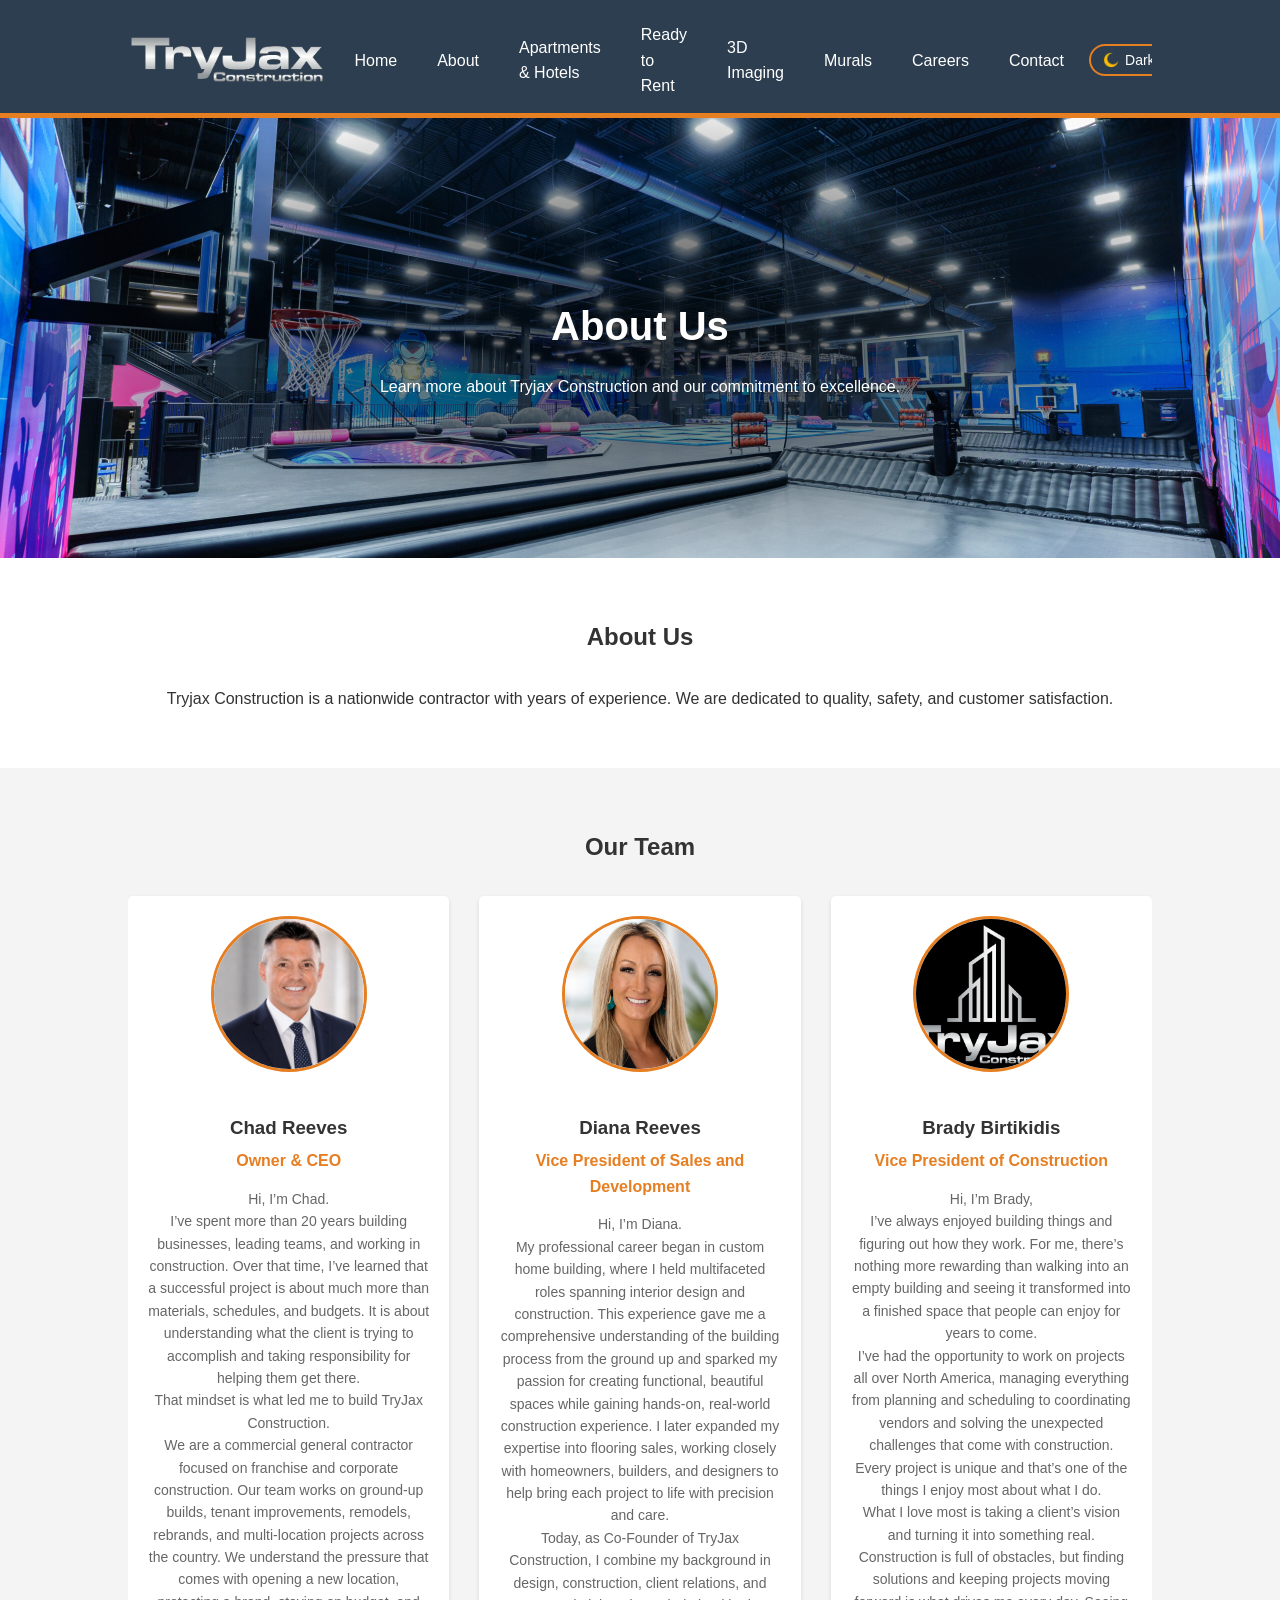
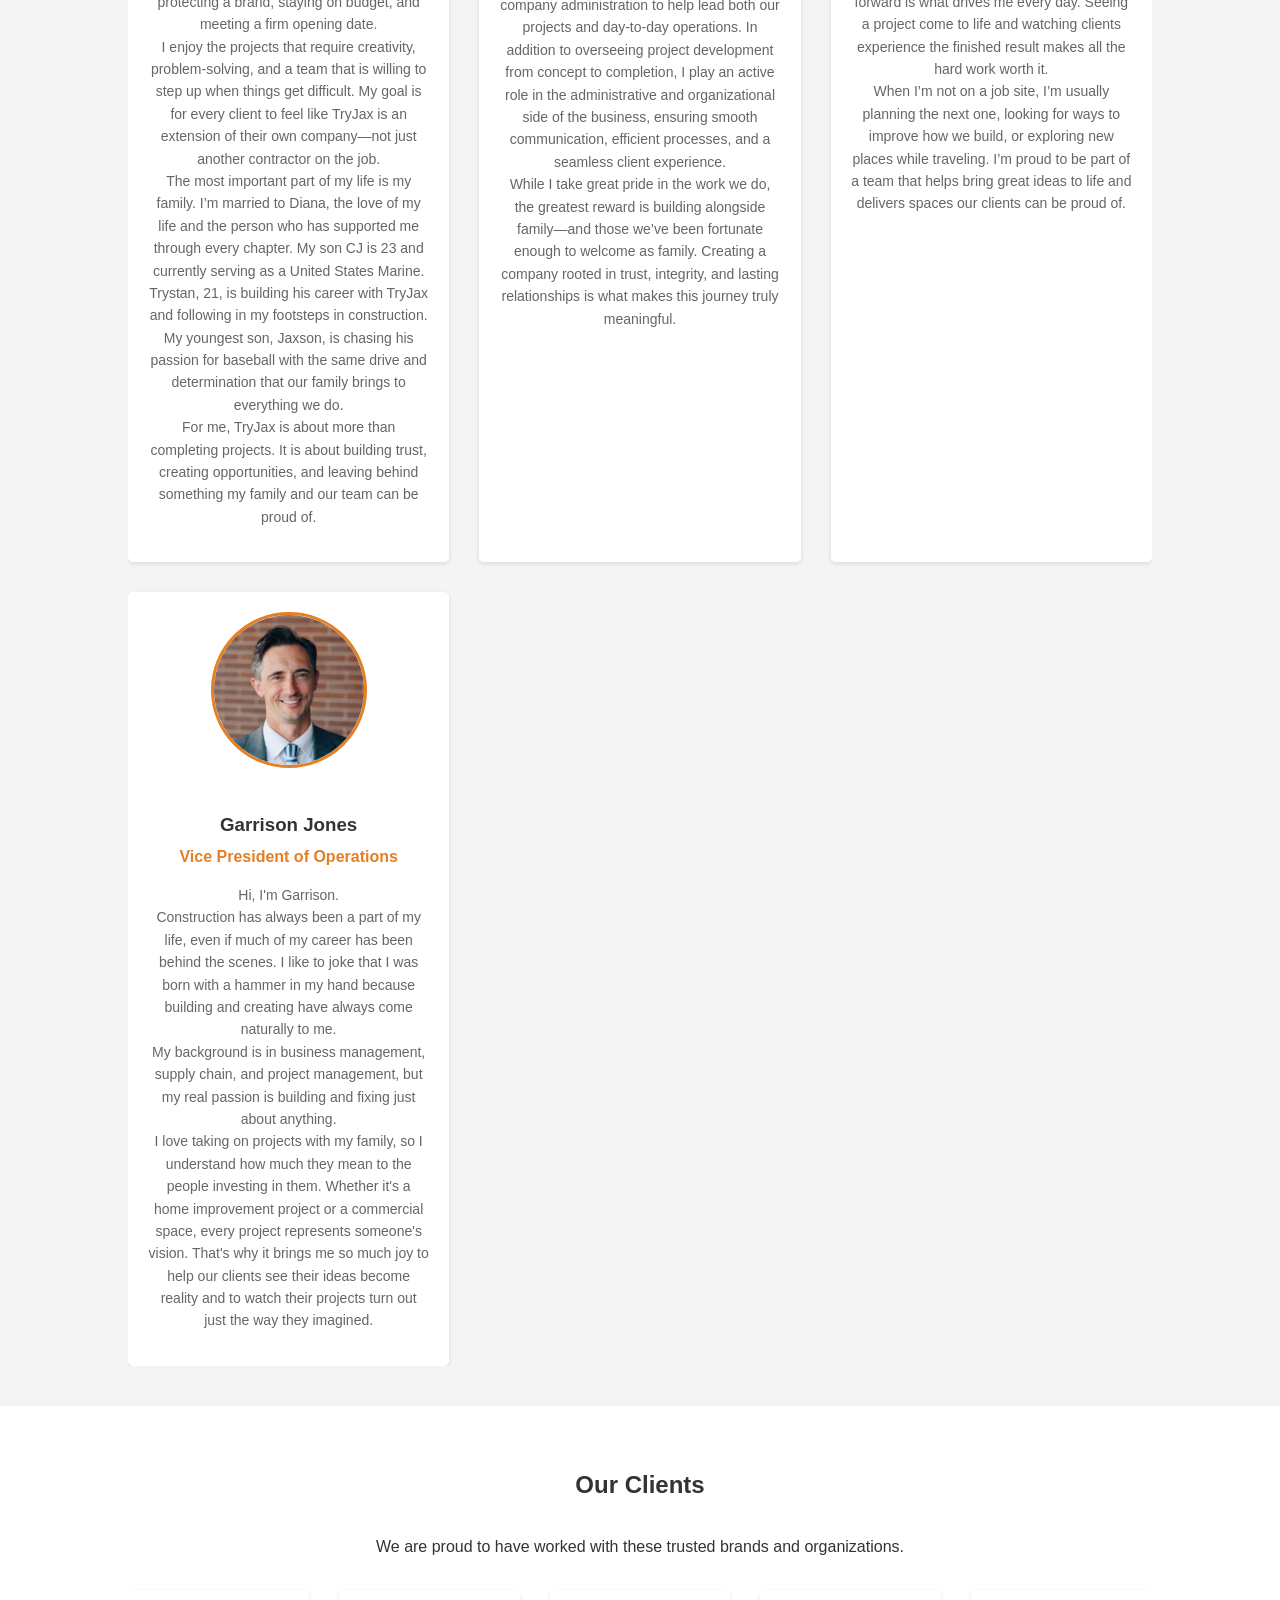
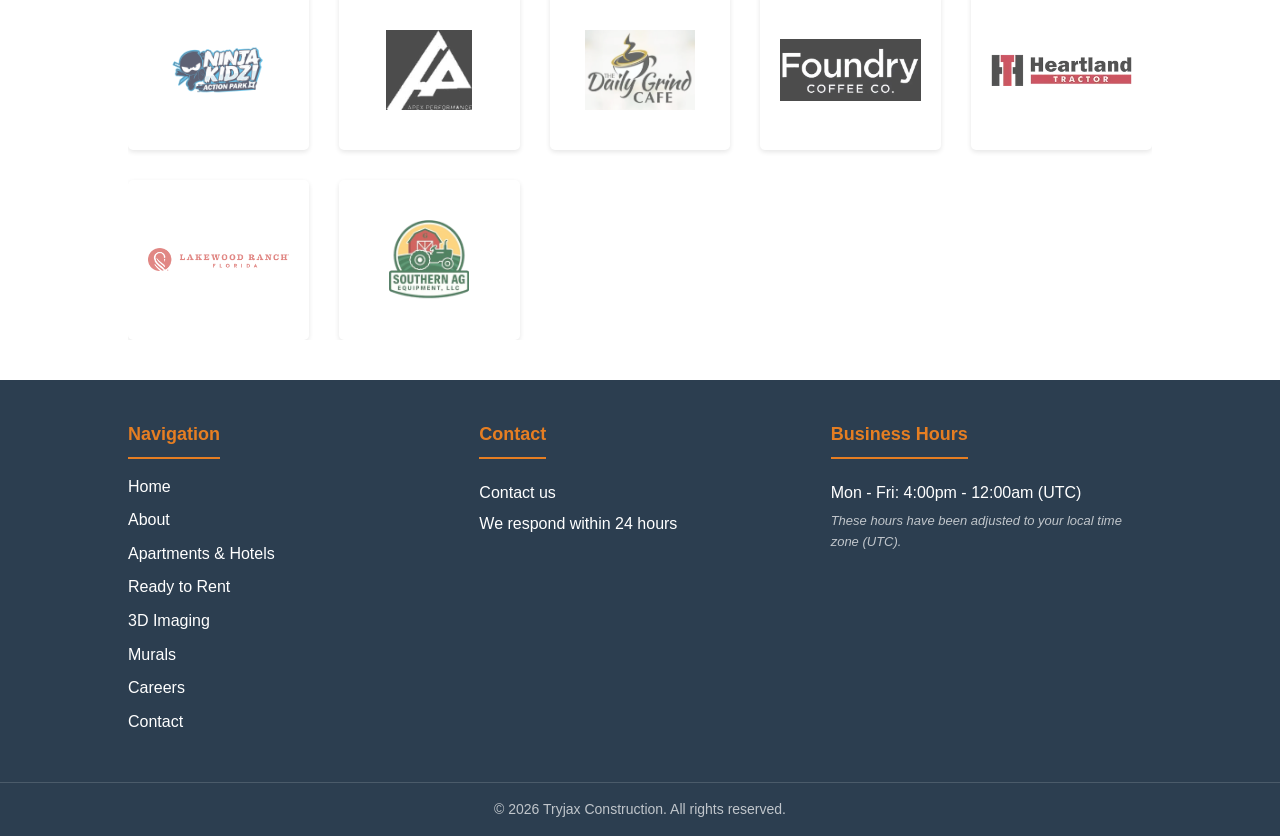
<file: about.html>
<!DOCTYPE html>
<html lang="en">
<head>
    <meta charset="UTF-8">
    <meta name="viewport" content="width=device-width, initial-scale=1.0">
    <title>About Us | Tryjax Construction</title>
    <meta name="description" content="Meet the team behind Tryjax Construction, a nationwide contractor for franchise and commercial projects, from ground-up builds to multi-location rollouts.">
    <link rel="canonical" href="https://www.tryjax.com/about">
    <meta property="og:type" content="website">
    <meta property="og:site_name" content="Tryjax Construction">
    <meta property="og:title" content="About Us | Tryjax Construction">
    <meta property="og:description" content="Meet the team behind Tryjax Construction, a nationwide contractor for franchise and commercial projects, from ground-up builds to multi-location rollouts.">
    <meta property="og:url" content="https://www.tryjax.com/about">
    <meta property="og:image" content="https://www.tryjax.com/Images/hero-bg.jpg">
    <meta property="og:image:alt" content="Tryjax Construction company overview">
    <meta name="twitter:card" content="summary_large_image">
    <meta name="twitter:title" content="About Us | Tryjax Construction">
    <meta name="twitter:description" content="Meet the team behind Tryjax Construction, a nationwide contractor for franchise and commercial projects, from ground-up builds to multi-location rollouts.">
    <meta name="twitter:image" content="https://www.tryjax.com/Images/hero-bg.jpg">
    <link rel="stylesheet" href="style.css">
    <link rel="icon" type="image/png" href="Images/Favicon.png">
    <meta name="theme-color" content="#ffffff" media="(prefers-color-scheme: light)">
    <meta name="theme-color" content="#1a1a2e" media="(prefers-color-scheme: dark)">
    <script src="theme.js"></script>
    <script type="application/ld+json">
{
  "@context": "https://schema.org",
  "@graph": [
    {
      "@type": "WebPage",
      "@id": "https://www.tryjax.com/about#webpage",
      "url": "https://www.tryjax.com/about",
      "name": "About Us | Tryjax Construction",
      "description": "Meet the team behind Tryjax Construction, a nationwide contractor for franchise and commercial projects, from ground-up builds to multi-location rollouts.",
      "isPartOf": { "@id": "https://www.tryjax.com/#website" },
      "about": { "@id": "https://www.tryjax.com/#organization" }
    },
    {
      "@type": "BreadcrumbList",
      "itemListElement": [
        {
          "@type": "ListItem",
          "position": 1,
          "name": "Home",
          "item": "https://www.tryjax.com/"
        },
        {
          "@type": "ListItem",
          "position": 2,
          "name": "About Us",
          "item": "https://www.tryjax.com/about"
        }
      ]
    }
  ]
}
</script>
</head>
<body>
    <header>
        <div class="container">
            <a href="/" class="logo"><img src="Images/LogoText.png" alt="TRYJAX"></a>
            <nav>
                <ul>
                    <li><a href="/">Home</a></li>
                    <li><a href="about">About</a></li>
                    <li><a href="apartments-hotels">Apartments &amp; Hotels</a></li>
                    <li><a href="ready-to-rent">Ready to Rent</a></li>
                    <li><a href="scans">3D Imaging</a></li>
                    <li><a href="mural">Murals</a></li>
                    <li><a href="careers">Careers</a></li>
                    <li><a href="contact">Contact</a></li>
                    <li>
                        <button class="theme-toggle" aria-label="Toggle dark mode">
                            <img class="icon" src="Images/MoonIcon.png" alt="">
                            <span class="label">Dark</span>
                        </button>
                    </li>
                </ul>
            </nav>
        </div>
    </header>

    <!-- Hero Section -->
    <section id="home" class="hero">
        <div class="container">
            <h1>About Us</h1>
            <p>Learn more about Tryjax Construction and our commitment to excellence.</p>
        </div>
    </section>

    <section id="about" class="section">
        <div class="container">
            <h2>About Us</h2>
            <p>Tryjax Construction is a nationwide contractor with years of experience. We are dedicated to quality, safety, and customer satisfaction.</p>
        </div>
    </section>

    <section id="team" class="section bg-light">
        <div class="container">
            <h2>Our Team</h2>
            <div class="team-grid">
                <div class="team-card">
                    <img src="Images/bios/ChadReeves.jpg" alt="Chad Reeves">
                    <h3>Chad Reeves</h3>
                    <p>Owner & CEO</p>
                    <p>Hi, I’m Chad. 
                        <br> I’ve spent more than 20 years building businesses, leading teams, and working in construction. Over that time, I’ve learned that a successful project is about much more than materials, schedules, and budgets. It is about understanding what the client is trying to accomplish and taking responsibility for helping them get there.
                        <br>That mindset is what led me to build TryJax Construction.
                        <br>We are a commercial general contractor focused on franchise and corporate construction. Our team works on ground-up builds, tenant improvements, remodels, rebrands, and multi-location projects across the country. We understand the pressure that comes with opening a new location, protecting a brand, staying on budget, and meeting a firm opening date.
                        <br>I enjoy the projects that require creativity, problem-solving, and a team that is willing to step up when things get difficult. My goal is for every client to feel like TryJax is an extension of their own company—not just another contractor on the job.
                        <br>The most important part of my life is my family. I’m married to Diana, the love of my life and the person who has supported me through every chapter. My son CJ is 23 and currently serving as a United States Marine. Trystan, 21, is building his career with TryJax and following in my footsteps in construction. My youngest son, Jaxson, is chasing his passion for baseball with the same drive and determination that our family brings to everything we do.
                        <br>For me, TryJax is about more than completing projects. It is about building trust, creating opportunities, and leaving behind something my family and our team can be proud of.
                    </p>
                </div>
                <div class="team-card">
                    <img src="Images/bios/Diana.webp" alt="Diana Reeves">
                    <h3>Diana Reeves</h3>
                    <p>Vice President of Sales and Development</p>
                    <p>Hi, I’m Diana.
                        <br>My professional career began in custom home building, where I held multifaceted roles spanning interior design and construction. This experience gave me a comprehensive understanding of the building process from the ground up and sparked my passion for creating functional, beautiful spaces while gaining hands-on, real-world construction experience. I later expanded my expertise into flooring sales, working closely with homeowners, builders, and designers to help bring each project to life with precision and care.
                        <br>Today, as Co-Founder of TryJax Construction, I combine my background in design, construction, client relations, and company administration to help lead both our projects and day-to-day operations. In addition to overseeing project development from concept to completion, I play an active role in the administrative and organizational side of the business, ensuring smooth communication, efficient processes, and a seamless client experience.
                        <br>While I take great pride in the work we do, the greatest reward is building alongside family—and those we’ve been fortunate enough to welcome as family. Creating a company rooted in trust, integrity, and lasting relationships is what makes this journey truly meaningful.</p>
                </div>
                <div class="team-card">
                    <img src="Images/Logo.jpeg" alt="Tryjax logo placeholder for team member photo">
                    <h3>Brady Birtikidis</h3>
                    <p>Vice President of Construction</p>
                    <p>Hi, I’m Brady,
                        <br>I’ve always enjoyed building things and figuring out how they work. For me, there’s nothing more rewarding than walking into an empty building and seeing it transformed into a finished space that people can enjoy for years to come.
                        <br>I’ve had the opportunity to work on projects all over North America, managing everything from planning and scheduling to coordinating vendors and solving the unexpected challenges that come with construction. Every project is unique and that’s one of the things I enjoy most about what I do.
                        <br>What I love most is taking a client’s vision and turning it into something real. Construction is full of obstacles, but finding solutions and keeping projects moving forward is what drives me every day. Seeing a project come to life and watching clients experience the finished result makes all the hard work worth it.
                        <br>When I’m not on a job site, I’m usually planning the next one, looking for ways to improve how we build, or exploring new places while traveling. I’m proud to be part of a team that helps bring great ideas to life and delivers spaces our clients can be proud of.</p>
                </div>
                <div class="team-card">
                    <img src="Images/bios/Garrison.jpeg" alt="Garrison Jones">
                    <h3>Garrison Jones</h3>
                    <p>Vice President of Operations</p>
                    <p>Hi, I'm Garrison.
                        <br>Construction has always been a part of my life, even if much of my career has been behind the scenes. I like to joke that I was born with a hammer in my hand because building and creating have always come naturally to me.
                        <br>My background is in business management, supply chain, and project management, but my real passion is building and fixing just about anything.
                        <br>I love taking on projects with my family, so I understand how much they mean to the people investing in them. Whether it's a home improvement project or a commercial space, every project represents someone's vision. That's why it brings me so much joy to help our clients see their ideas become reality and to watch their projects turn out just the way they imagined.</p>
                </div>
                <!--<div class="team-card">
                    <img src="Images/Logo.jpeg" alt="Team Member">
                    <h3>FUTURE SALES PERSON</h3>
                    <p>Lead Contractor</p>
                    <p>Mike brings years of hands-on experience to every build. He specializes in both residential and commercial projects.</p>
                </div>-->
            </div>
        </div>
    </section>

    <section id="clients" class="section">
        <div class="container">
            <h2>Our Clients</h2>
            <p style="text-align: center; margin-bottom: 30px;">We are proud to have worked with these trusted brands and organizations.</p>
            <div class="clients-grid">
                <div class="client-card">
                    <img src="Images/ninja-kidz-logo-full.webp" alt="Ninja Kidz">
                </div>
                <div class="client-card">
                    <img src="Images/logos/apexgym.webp" alt="Apex Gym">
                </div>
                <div class="client-card">
                    <img src="Images/logos/DailyGrind.webp" alt="Daily Grind">
                </div>
                <div class="client-card">
                    <img src="Images/logos/FoundryCoffee.webp" alt="Foundry Coffee">
                </div>
                <div class="client-card">
                    <img src="Images/logos/HeartlandTractor.webp" alt="Heartland Tractor">
                </div>
                <div class="client-card">
                    <img src="Images/logos/LakewoodRanch.png" alt="Lakewood Ranch">
                </div>
                <div class="client-card">
                    <img src="Images/logos/SouthernAG.webp" alt="Southern Ag">
                </div>
            </div>
        </div>
    </section>

    <footer>
        <div class="container">
            <div class="footer-grid">
                <div class="footer-column">
                    <h3>Navigation</h3>
                    <ul>
                        <li><a href="/">Home</a></li>
                        <li><a href="about">About</a></li>
                        <li><a href="apartments-hotels">Apartments &amp; Hotels</a></li>
                        <li><a href="ready-to-rent">Ready to Rent</a></li>
                        <li><a href="scans">3D Imaging</a></li>
                        <li><a href="mural">Murals</a></li>
                        <li><a href="careers">Careers</a></li>
                        <li><a href="contact">Contact</a></li>
                    </ul>
                </div>
                <div class="footer-column">
                    <h3>Contact</h3>
                    <p><a href="contact">Contact us</a></p>
                    <p>We respond within 24 hours</p>
                </div>
                <div class="footer-column">
                    <h3>Business Hours</h3>
                    <p id="footer-business-hours"></p>
                    <p id="footer-business-hours-note" class="hours-note"></p>
                </div>
            </div>
        </div>
        <div class="footer-bottom">
            <div class="container">
                <p>&copy; 2026 Tryjax Construction. All rights reserved.</p>
            </div>
        </div>
    </footer>
    <script src="hours.js"></script>
</body>
</html>
</file>
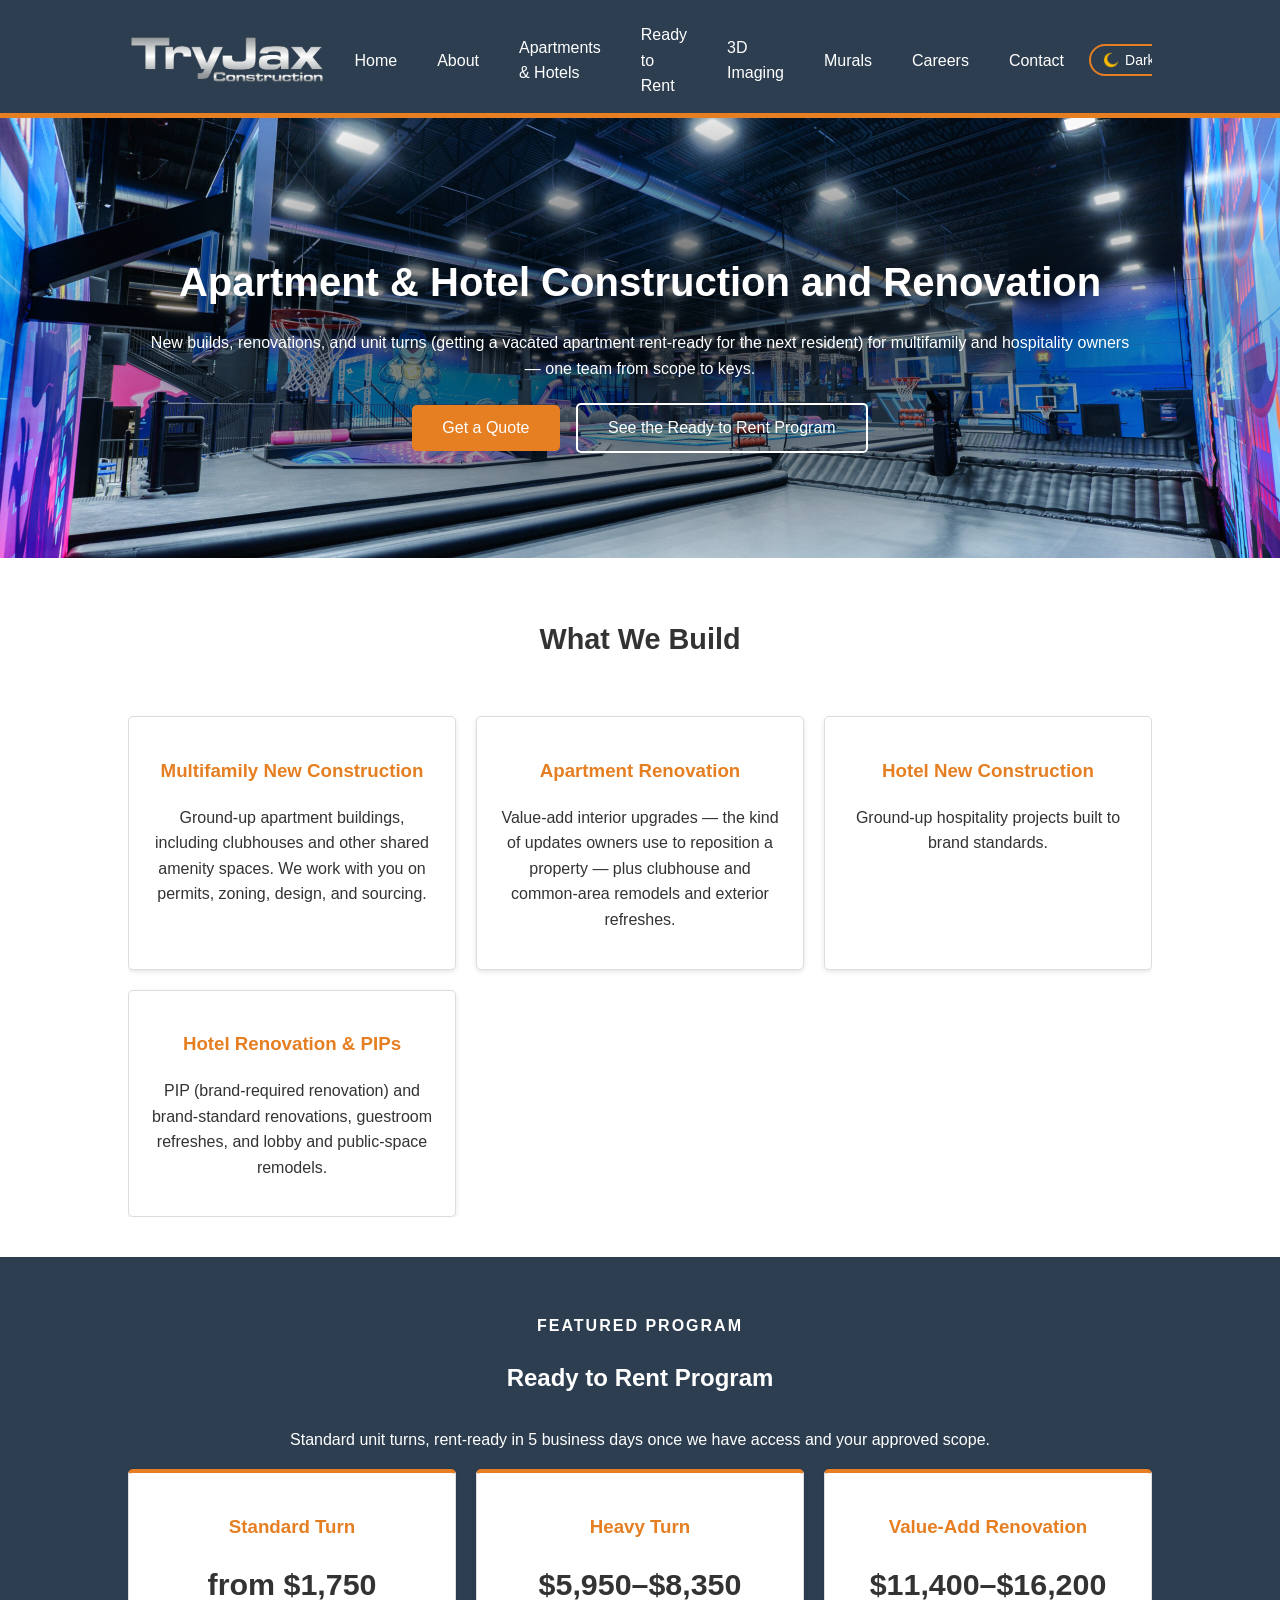
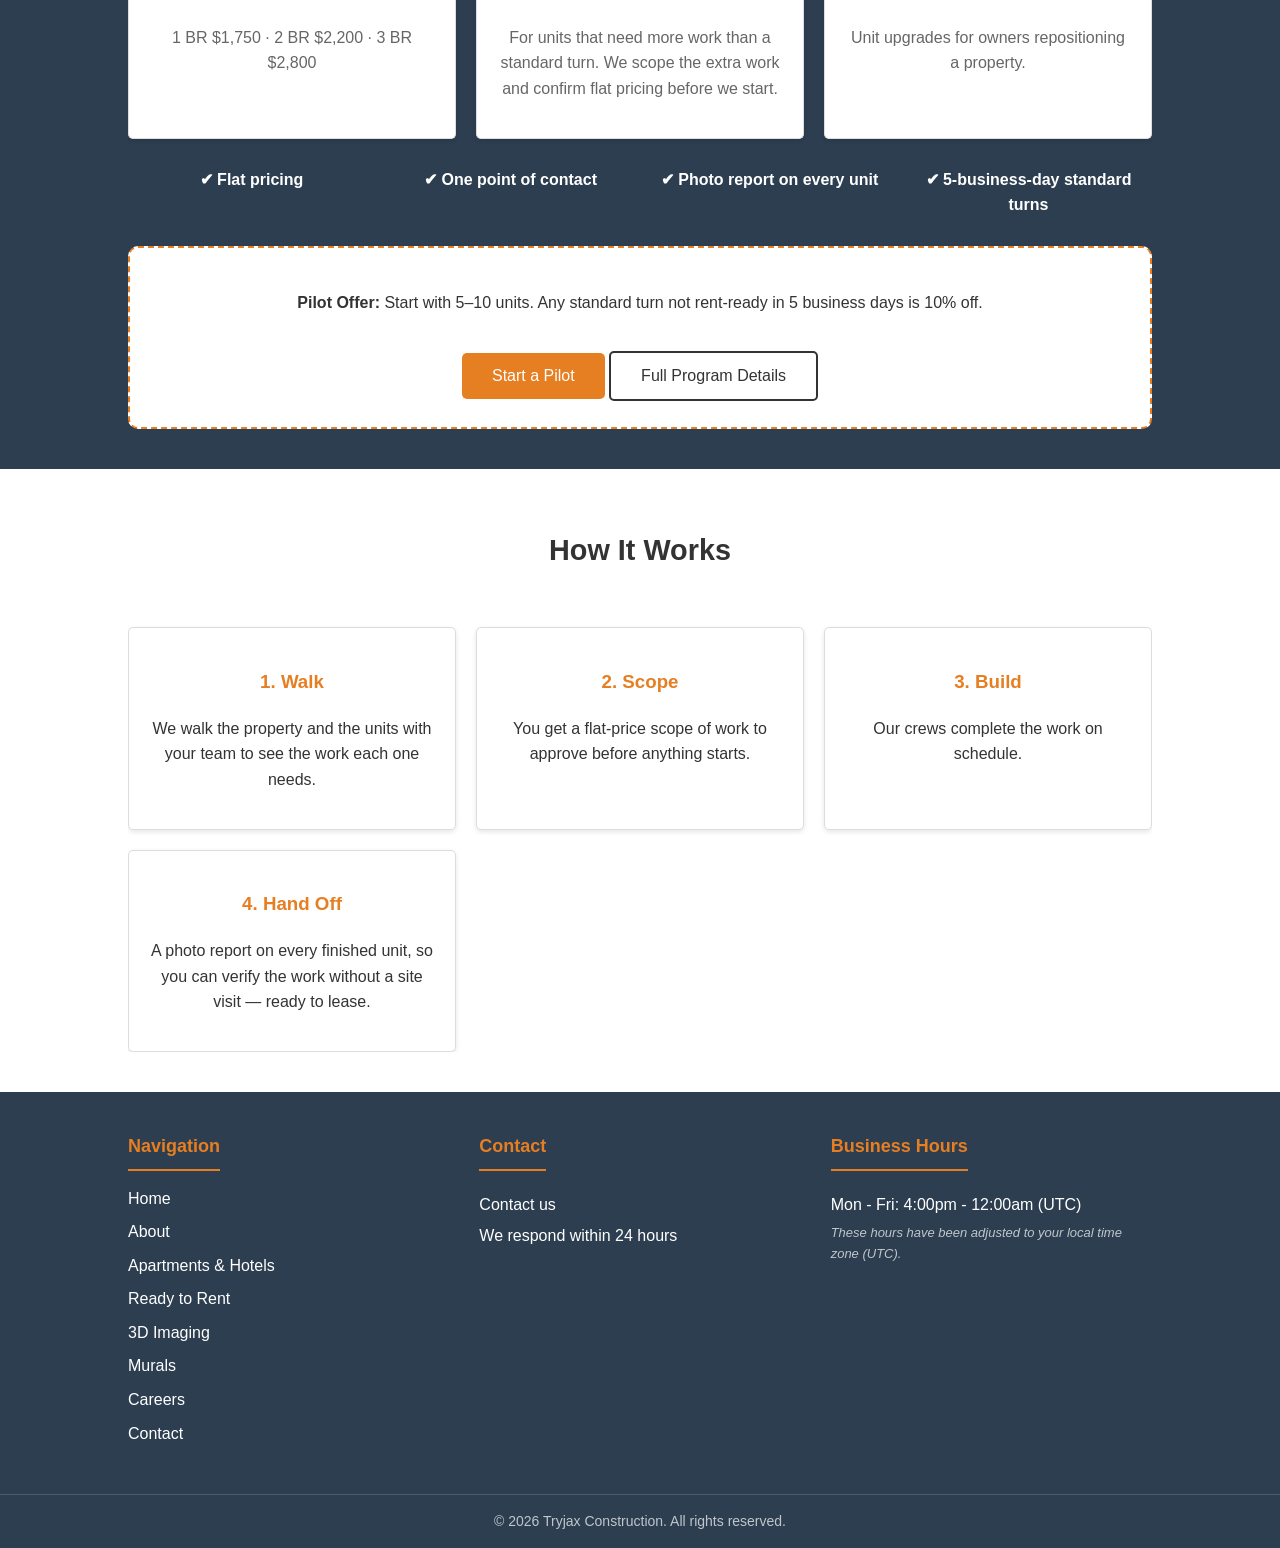
<file: apartments-hotels.html>
<!DOCTYPE html>
<html lang="en">
<head>
    <meta charset="UTF-8">
    <meta name="viewport" content="width=device-width, initial-scale=1.0">
    <title>Apartment & Hotel Construction and Renovation | Tryjax Construction</title>
    <meta name="description" content="Tryjax builds and renovates apartments and hotels: multifamily new construction, apartment renovations, hotel builds, PIP and brand-standard renovations, plus the Ready to Rent unit turn program.">
    <link rel="canonical" href="https://www.tryjax.com/apartments-hotels">
    <meta property="og:type" content="website">
    <meta property="og:site_name" content="Tryjax Construction">
    <meta property="og:title" content="Apartment & Hotel Construction and Renovation | Tryjax Construction">
    <meta property="og:description" content="Tryjax builds and renovates apartments and hotels: multifamily new construction, apartment renovations, hotel builds, PIP and brand-standard renovations, plus the Ready to Rent unit turn program.">
    <meta property="og:url" content="https://www.tryjax.com/apartments-hotels">
    <meta property="og:image" content="https://www.tryjax.com/Images/ApartmentBuildingTryjax.webp">
    <meta property="og:image:alt" content="Multifamily apartment building built by Tryjax Construction">
    <meta name="twitter:card" content="summary_large_image">
    <meta name="twitter:title" content="Apartment & Hotel Construction and Renovation | Tryjax Construction">
    <meta name="twitter:description" content="Tryjax builds and renovates apartments and hotels: multifamily new construction, apartment renovations, hotel builds, PIP and brand-standard renovations, plus the Ready to Rent unit turn program.">
    <meta name="twitter:image" content="https://www.tryjax.com/Images/ApartmentBuildingTryjax.webp">
    <link rel="stylesheet" href="style.css">
    <link rel="icon" type="image/png" href="Images/Favicon.png">
    <meta name="theme-color" content="#ffffff" media="(prefers-color-scheme: light)">
    <meta name="theme-color" content="#1a1a2e" media="(prefers-color-scheme: dark)">
    <script src="theme.js"></script>
    <script type="application/ld+json">
{
  "@context": "https://schema.org",
  "@graph": [
    {
      "@type": "Service",
      "@id": "https://www.tryjax.com/apartments-hotels#service",
      "name": "Apartment & Hotel Construction and Renovation",
      "serviceType": "Multifamily and hotel construction, renovation, and unit turnover",
      "url": "https://www.tryjax.com/apartments-hotels",
      "description": "Tryjax builds and renovates apartments and hotels: multifamily new construction, apartment renovations, hotel builds, PIP and brand-standard renovations, plus the Ready to Rent unit turn program.",
      "provider": {
        "@type": "Organization",
        "name": "Tryjax Construction",
        "url": "https://www.tryjax.com/"
      },
      "areaServed": { "@type": "Country", "name": "United States" }
    },
    {
      "@type": "WebPage",
      "@id": "https://www.tryjax.com/apartments-hotels#webpage",
      "url": "https://www.tryjax.com/apartments-hotels",
      "name": "Apartment & Hotel Construction and Renovation | Tryjax Construction",
      "description": "Tryjax builds and renovates apartments and hotels: multifamily new construction, apartment renovations, hotel builds, PIP and brand-standard renovations, plus the Ready to Rent unit turn program.",
      "isPartOf": { "@id": "https://www.tryjax.com/#website" },
      "about": { "@id": "https://www.tryjax.com/apartments-hotels#service" }
    },
    {
      "@type": "BreadcrumbList",
      "itemListElement": [
        { "@type": "ListItem", "position": 1, "name": "Home", "item": "https://www.tryjax.com/" },
        { "@type": "ListItem", "position": 2, "name": "Apartments & Hotels", "item": "https://www.tryjax.com/apartments-hotels" }
      ]
    }
  ]
}
    </script>
</head>

<body>
    <header>
        <div class="container">
            <a href="/" class="logo"><img src="Images/LogoText.png" alt="TRYJAX"></a>
            <nav>
                <ul>
                    <li><a href="/">Home</a></li>
                    <li><a href="about">About</a></li>
                    <li><a href="apartments-hotels">Apartments &amp; Hotels</a></li>
                    <li><a href="ready-to-rent">Ready to Rent</a></li>
                    <li><a href="scans">3D Imaging</a></li>
                    <li><a href="mural">Murals</a></li>
                    <li><a href="careers">Careers</a></li>
                    <li><a href="contact">Contact</a></li>
                    <li>
                        <button class="theme-toggle" aria-label="Toggle dark mode">
                            <img class="icon" src="Images/MoonIcon.png" alt="">
                            <span class="label">Dark</span>
                        </button>
                    </li>
                </ul>
            </nav>
        </div>
    </header>

    <section id="home" class="hero">
        <div class="container">
            <h1>Apartment & Hotel Construction and Renovation</h1>
            <p>New builds, renovations, and unit turns (getting a vacated apartment rent-ready for the next resident) for multifamily and hospitality owners &mdash; one team from scope to keys.</p>
            <a href="contact" class="btn">Get a Quote</a> <a href="ready-to-rent" class="btn btn-ghost">See the Ready to Rent Program</a>
        </div>
    </section>

    <section id="services" class="section">
        <div class="container">
            <h2 class="section-title">What We Build</h2>
            <div class="services-grid">
                <div class="service-card">
                    <h3>Multifamily New Construction</h3>
                    <p>Ground-up apartment buildings, including clubhouses and other shared amenity spaces. We work with you on permits, zoning, design, and sourcing.</p>
                </div>
                <div class="service-card">
                    <h3>Apartment Renovation</h3>
                    <p>Value-add interior upgrades &mdash; the kind of updates owners use to reposition a property &mdash; plus clubhouse and common-area remodels and exterior refreshes.</p>
                </div>
                <div class="service-card">
                    <h3>Hotel New Construction</h3>
                    <p>Ground-up hospitality projects built to brand standards.</p>
                </div>
                <div class="service-card">
                    <h3>Hotel Renovation & PIPs</h3>
                    <p>PIP (brand-required renovation) and brand-standard renovations, guestroom refreshes, and lobby and public-space remodels.</p>
                </div>
            </div>
        </div>
    </section>

    <section id="rtr" class="section rtr-band">
        <div class="container">
            <p class="eyebrow">Featured Program</p>
            <h2>Ready to Rent Program</h2>
            <p>Standard unit turns, rent-ready in 5 business days once we have access and your approved scope.</p>
            <div class="services-grid">
                <div class="service-card">
                    <h3>Standard Turn</h3>
                    <div class="price">from $1,750</div>
                    <p>1 BR $1,750 &middot; 2 BR $2,200 &middot; 3 BR $2,800</p>
                </div>
                <div class="service-card">
                    <h3>Heavy Turn</h3>
                    <div class="price">$5,950&ndash;$8,350</div>
                    <p>For units that need more work than a standard turn. We scope the extra work and confirm flat pricing before we start.</p>
                </div>
                <div class="service-card">
                    <h3>Value-Add Renovation</h3>
                    <div class="price">$11,400&ndash;$16,200</div>
                    <p>Unit upgrades for owners repositioning a property.</p>
                </div>
            </div>
            <div class="checks">
                <div>&#10004; Flat pricing</div>
                <div>&#10004; One point of contact</div>
                <div>&#10004; Photo report on every unit</div>
                <div>&#10004; 5-business-day standard turns</div>
            </div>
            <div class="offer">
                <p><strong>Pilot Offer:</strong> Start with 5&ndash;10 units. Any standard turn not rent-ready in 5 business days is 10% off.</p>
                <a href="contact" class="btn">Start a Pilot</a>
                <a href="ready-to-rent" class="btn btn-ghost">Full Program Details</a>
            </div>
        </div>
    </section>

    <section id="process" class="section">
        <div class="container">
            <h2 class="section-title">How It Works</h2>
            <div class="services-grid">
                <div class="service-card">
                    <h3>1. Walk</h3>
                    <p>We walk the property and the units with your team to see the work each one needs.</p>
                </div>
                <div class="service-card">
                    <h3>2. Scope</h3>
                    <p>You get a flat-price scope of work to approve before anything starts.</p>
                </div>
                <div class="service-card">
                    <h3>3. Build</h3>
                    <p>Our crews complete the work on schedule.</p>
                </div>
                <div class="service-card">
                    <h3>4. Hand Off</h3>
                    <p>A photo report on every finished unit, so you can verify the work without a site visit &mdash; ready to lease.</p>
                </div>
            </div>
        </div>
    </section>


    <footer>
        <div class="container">
            <div class="footer-grid">
                <div class="footer-column">
                    <h3>Navigation</h3>
                    <ul>
                        <li><a href="/">Home</a></li>
                        <li><a href="about">About</a></li>
                        <li><a href="apartments-hotels">Apartments &amp; Hotels</a></li>
                        <li><a href="ready-to-rent">Ready to Rent</a></li>
                        <li><a href="scans">3D Imaging</a></li>
                        <li><a href="mural">Murals</a></li>
                        <li><a href="careers">Careers</a></li>
                        <li><a href="contact">Contact</a></li>
                    </ul>
                </div>

                <div class="footer-column">
                    <h3>Contact</h3>
                    <p><a href="contact">Contact us</a></p>
                    <p>We respond within 24 hours</p>
                </div>

                <div class="footer-column">
                    <h3>Business Hours</h3>
                    <p id="footer-business-hours"></p>
                    <p id="footer-business-hours-note" class="hours-note"></p>
                </div>
            </div>
        </div>
        <div class="footer-bottom">
            <div class="container">
                <p>&copy; 2026 Tryjax Construction. All rights reserved.</p>
            </div>
        </div>
    </footer>
    <script src="hours.js"></script>
</body>
</html>
</file>
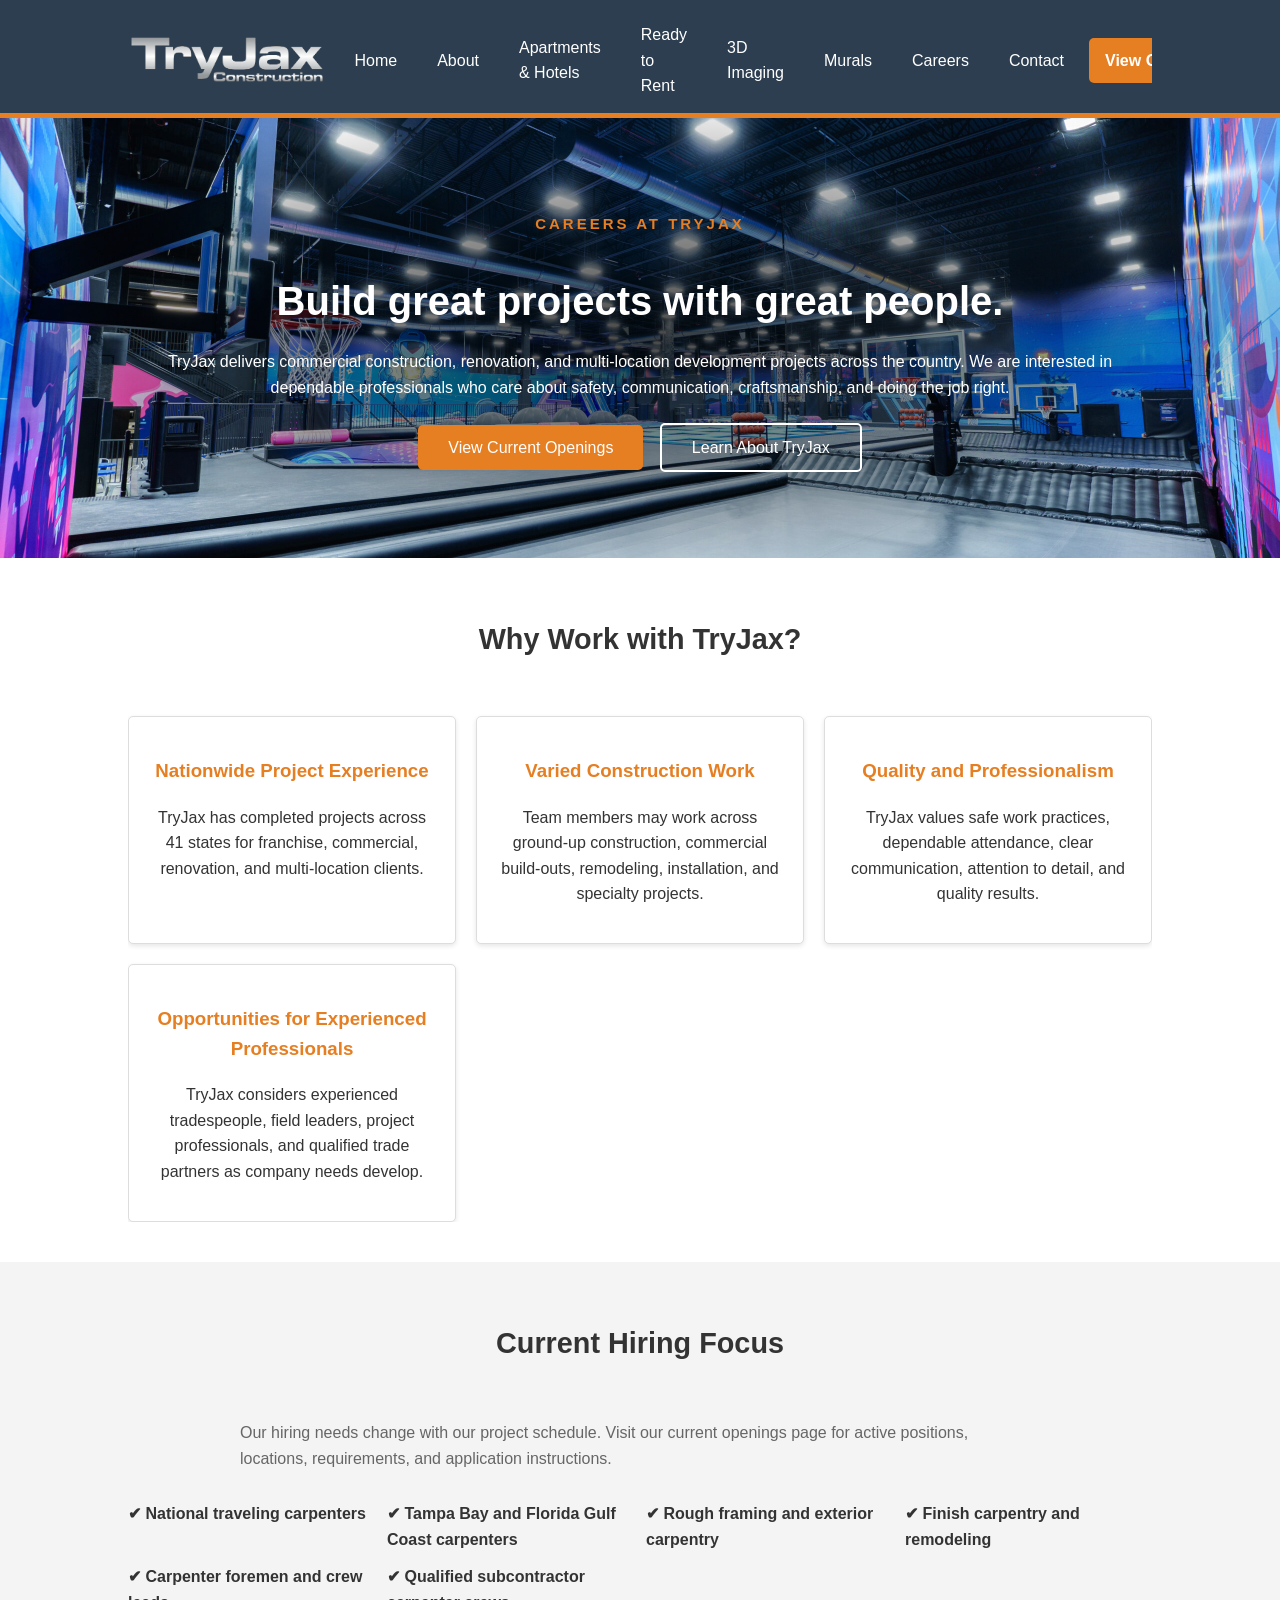
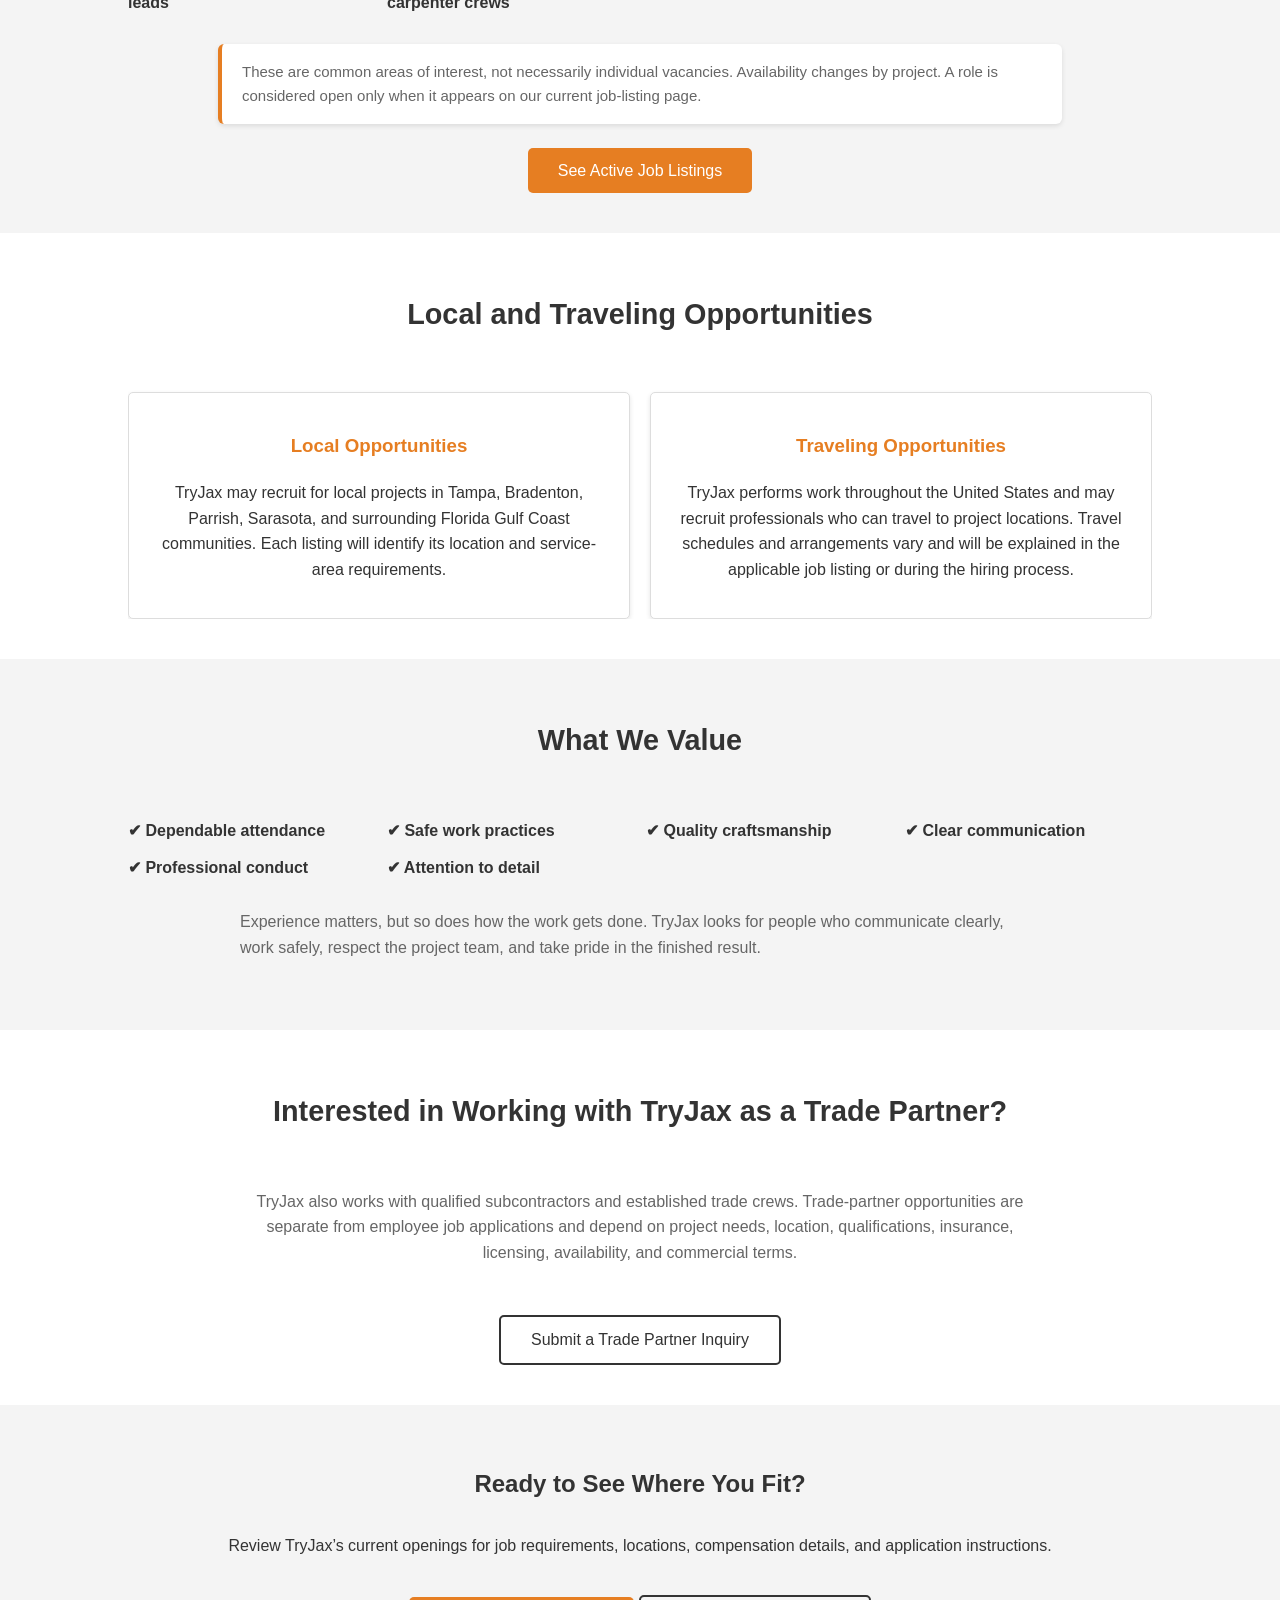
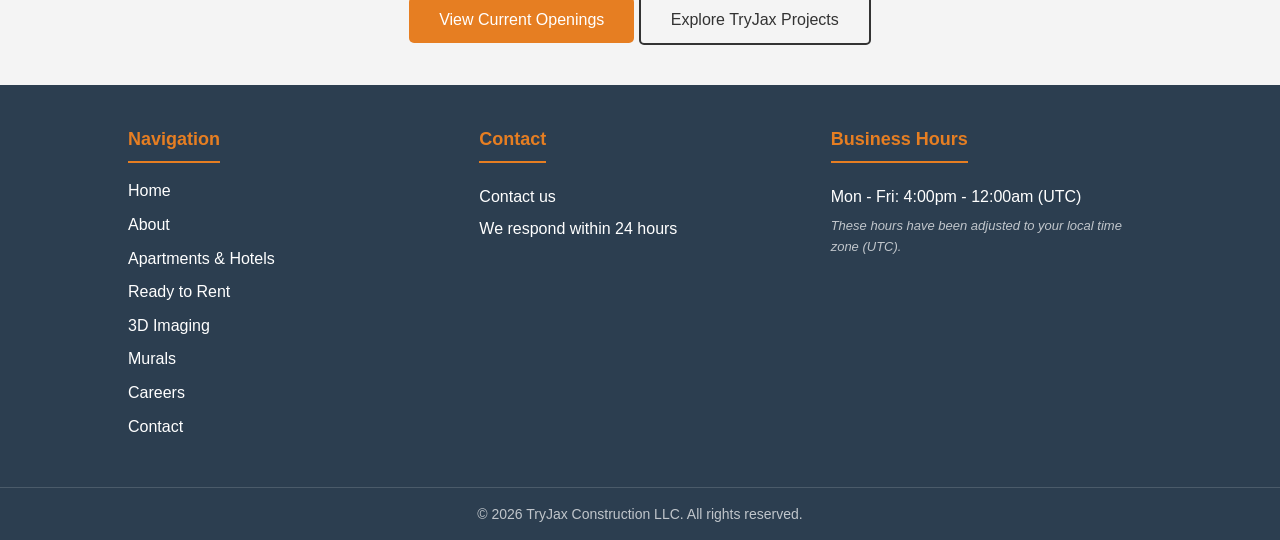
<file: careers.html>
<!DOCTYPE html>
<html lang="en">
<head>
    <meta charset="UTF-8">
    <meta name="viewport" content="width=device-width, initial-scale=1.0">
    <title>Careers at TryJax Construction | Construction Jobs</title>
    <meta name="description" content="Learn about careers with TryJax Construction and find current local and nationwide construction opportunities. View active job listings and application instructions.">
    <link rel="canonical" href="https://www.tryjax.com/careers">
    <meta property="og:type" content="website">
    <meta property="og:site_name" content="TryJax Construction">
    <meta property="og:title" content="Careers at TryJax Construction | Construction Jobs">
    <meta property="og:description" content="Learn about careers with TryJax Construction and find current local and nationwide construction opportunities. View active job listings and application instructions.">
    <meta property="og:url" content="https://www.tryjax.com/careers">
    <meta property="og:image" content="https://www.tryjax.com/Images/hero-bg.jpg">
    <meta property="og:image:alt" content="TryJax Construction project site">
    <meta name="twitter:card" content="summary_large_image">
    <meta name="twitter:title" content="Careers at TryJax Construction | Construction Jobs">
    <meta name="twitter:description" content="Learn about careers with TryJax Construction and find current local and nationwide construction opportunities. View active job listings and application instructions.">
    <meta name="twitter:image" content="https://www.tryjax.com/Images/hero-bg.jpg">
    <link rel="stylesheet" href="style.css">
    <link rel="icon" type="image/png" href="Images/Favicon.png">
    <meta name="theme-color" content="#ffffff" media="(prefers-color-scheme: light)">
    <meta name="theme-color" content="#1a1a2e" media="(prefers-color-scheme: dark)">
    <script src="theme.js"></script>
    <script type="application/ld+json">
{
  "@context": "https://schema.org",
  "@graph": [
    {
      "@type": "AboutPage",
      "@id": "https://www.tryjax.com/careers#webpage",
      "url": "https://www.tryjax.com/careers",
      "name": "Careers at TryJax Construction",
      "description": "Learn about careers with TryJax Construction and find current local and nationwide construction opportunities. Job listings and applications are managed through a third-party employment platform.",
      "inLanguage": "en-US",
      "isPartOf": { "@id": "https://www.tryjax.com/#website" },
      "mainEntity": { "@id": "https://www.tryjax.com/#organization" }
    },
    {
      "@type": "BreadcrumbList",
      "itemListElement": [
        { "@type": "ListItem", "position": 1, "name": "Home", "item": "https://www.tryjax.com/" },
        { "@type": "ListItem", "position": 2, "name": "Careers", "item": "https://www.tryjax.com/careers" }
      ]
    }
  ]
}
    </script>
</head>

<body>
    <a class="skip-link" href="#main-content">Skip to main content</a>
    <header>
        <div class="container">
            <a href="/" class="logo"><img src="Images/LogoText.png" alt="TRYJAX"></a>
            <nav aria-label="Main">
                <ul>
                    <li><a href="/">Home</a></li>
                    <li><a href="about">About</a></li>
                    <li><a href="apartments-hotels">Apartments & Hotels</a></li>
                    <li><a href="ready-to-rent">Ready to Rent</a></li>
                    <li><a href="scans">3D Imaging</a></li>
                    <li><a href="mural">Murals</a></li>
                    <li><a href="careers">Careers</a></li>
                    <li><a href="contact">Contact</a></li>
                    <li>
                        <a href="job-requirements" class="header-jobs-btn" target="_blank" rel="noopener" title="Opens Indeed in a new tab">View Open Positions</a>
                    </li>
                    <li>
                        <button class="theme-toggle" aria-label="Toggle dark mode">
                            <img class="icon" src="Images/MoonIcon.png" alt="">
                            <span class="label">Dark</span>
                        </button>
                    </li>
                </ul>
            </nav>
        </div>
    </header>

    <main id="main-content">
        <!-- Hero -->
        <section id="home" class="hero">
            <div class="container">
                <p class="eyebrow hero-eyebrow">Careers at TryJax</p>
                <h1>Build great projects with great people.</h1>
                <p>TryJax delivers commercial construction, renovation, and multi-location development projects across the country. We are interested in dependable professionals who care about safety, communication, craftsmanship, and doing the job right.</p>
                <a href="job-requirements" class="btn" data-track="hero-view-openings">View Current Openings</a> <a href="#why-tryjax" class="btn btn-ghost">Learn About TryJax</a>
            </div>
        </section>

        <!-- Why work with TryJax -->
        <section id="why-tryjax" class="section">
            <div class="container">
                <h2 class="section-title">Why Work with TryJax?</h2>
                <div class="services-grid">
                    <div class="service-card">
                        <h3>Nationwide Project Experience</h3>
                        <p>TryJax has completed projects across 41 states for franchise, commercial, renovation, and multi-location clients.</p>
                    </div>
                    <div class="service-card">
                        <h3>Varied Construction Work</h3>
                        <p>Team members may work across ground-up construction, commercial build-outs, remodeling, installation, and specialty projects.</p>
                    </div>
                    <div class="service-card">
                        <h3>Quality and Professionalism</h3>
                        <p>TryJax values safe work practices, dependable attendance, clear communication, attention to detail, and quality results.</p>
                    </div>
                    <div class="service-card">
                        <h3>Opportunities for Experienced Professionals</h3>
                        <p>TryJax considers experienced tradespeople, field leaders, project professionals, and qualified trade partners as company needs develop.</p>
                    </div>
                </div>
            </div>
        </section>

        <!-- Current hiring focus -->
        <section id="hiring-focus" class="section bg-light">
            <div class="container">
                <h2 class="section-title">Current Hiring Focus</h2>
                <p class="section-intro">Our hiring needs change with our project schedule. Visit our current openings page for active positions, locations, requirements, and application instructions.</p>
                <div class="checks">
                    <div>&#10004; National traveling carpenters</div>
                    <div>&#10004; Tampa Bay and Florida Gulf Coast carpenters</div>
                    <div>&#10004; Rough framing and exterior carpentry</div>
                    <div>&#10004; Finish carpentry and remodeling</div>
                    <div>&#10004; Carpenter foremen and crew leads</div>
                    <div>&#10004; Qualified subcontractor carpenter crews</div>
                </div>
                <div class="notice" role="note">
                    <p>These are common areas of interest, not necessarily individual vacancies. Availability changes by project. A role is considered open only when it appears on our current job-listing page.</p>
                </div>
                <a href="job-requirements" class="btn" data-track="hiring-focus-jobs-link">See Active Job Listings</a>
            </div>
        </section>

        <!-- Local and traveling opportunities -->
        <section id="opportunities" class="section">
            <div class="container">
                <h2 class="section-title">Local and Traveling Opportunities</h2>
                <div class="services-grid">
                    <div class="service-card">
                        <h3>Local Opportunities</h3>
                        <p>TryJax may recruit for local projects in Tampa, Bradenton, Parrish, Sarasota, and surrounding Florida Gulf Coast communities. Each listing will identify its location and service-area requirements.</p>
                    </div>
                    <div class="service-card">
                        <h3>Traveling Opportunities</h3>
                        <p>TryJax performs work throughout the United States and may recruit professionals who can travel to project locations. Travel schedules and arrangements vary and will be explained in the applicable job listing or during the hiring process.</p>
                    </div>
                </div>
            </div>
        </section>

        <!-- What we value -->
        <section id="values" class="section bg-light">
            <div class="container">
                <h2 class="section-title">What We Value</h2>
                <div class="checks">
                    <div>&#10004; Dependable attendance</div>
                    <div>&#10004; Safe work practices</div>
                    <div>&#10004; Quality craftsmanship</div>
                    <div>&#10004; Clear communication</div>
                    <div>&#10004; Professional conduct</div>
                    <div>&#10004; Attention to detail</div>
                </div>
                <p class="section-intro">Experience matters, but so does how the work gets done. TryJax looks for people who communicate clearly, work safely, respect the project team, and take pride in the finished result.</p>
            </div>
        </section>

        



        <!-- Trade partner -->
        <section id="trade-partner" class="section">
            <div class="container">
                <h2 class="section-title">Interested in Working with TryJax as a Trade Partner?</h2>
                <p class="section-intro">TryJax also works with qualified subcontractors and established trade crews. Trade-partner opportunities are separate from employee job applications and depend on project needs, location, qualifications, insurance, licensing, availability, and commercial terms.</p>
                <a href="contact" class="btn btn-ghost" data-track="trade-partner-inquiry">Submit a Trade Partner Inquiry</a>
            </div>
        </section>

        <!-- Final call to action -->
        <section id="cta" class="section bg-light">
            <div class="container">
                <h2>Ready to See Where You Fit?</h2>
                <p>Review TryJax&rsquo;s current openings for job requirements, locations, compensation details, and application instructions.</p>
                <a href="job-requirements" class="btn" data-track="bottom-view-openings">View Current Openings</a> <a href="apartments-hotels" class="btn btn-ghost">Explore TryJax Projects</a>
            </div>
        </section>
    </main>

    <footer>
        <div class="container">
            <div class="footer-grid">
                <div class="footer-column">
                    <h3>Navigation</h3>
                    <ul>
                        <li><a href="/">Home</a></li>
                        <li><a href="about">About</a></li>
                        <li><a href="apartments-hotels">Apartments & Hotels</a></li>
                        <li><a href="ready-to-rent">Ready to Rent</a></li>
                        <li><a href="scans">3D Imaging</a></li>
                        <li><a href="mural">Murals</a></li>
                        <li><a href="careers">Careers</a></li>
                        <li><a href="contact">Contact</a></li>
                    </ul>
                </div>

                <div class="footer-column">
                    <h3>Contact</h3>
                    <p><a href="contact">Contact us</a></p>
                    <p>We respond within 24 hours</p>
                </div>

                <div class="footer-column">
                    <h3>Business Hours</h3>
                    <p id="footer-business-hours"></p>
                    <p id="footer-business-hours-note" class="hours-note"></p>
                </div>
            </div>
        </div>
        <div class="footer-bottom">
            <div class="container">
                <p>&copy; 2026 TryJax Construction LLC. All rights reserved.</p>
            </div>
        </div>
    </footer>

    <script src="hours.js"></script>
</body>
</html>
</file>
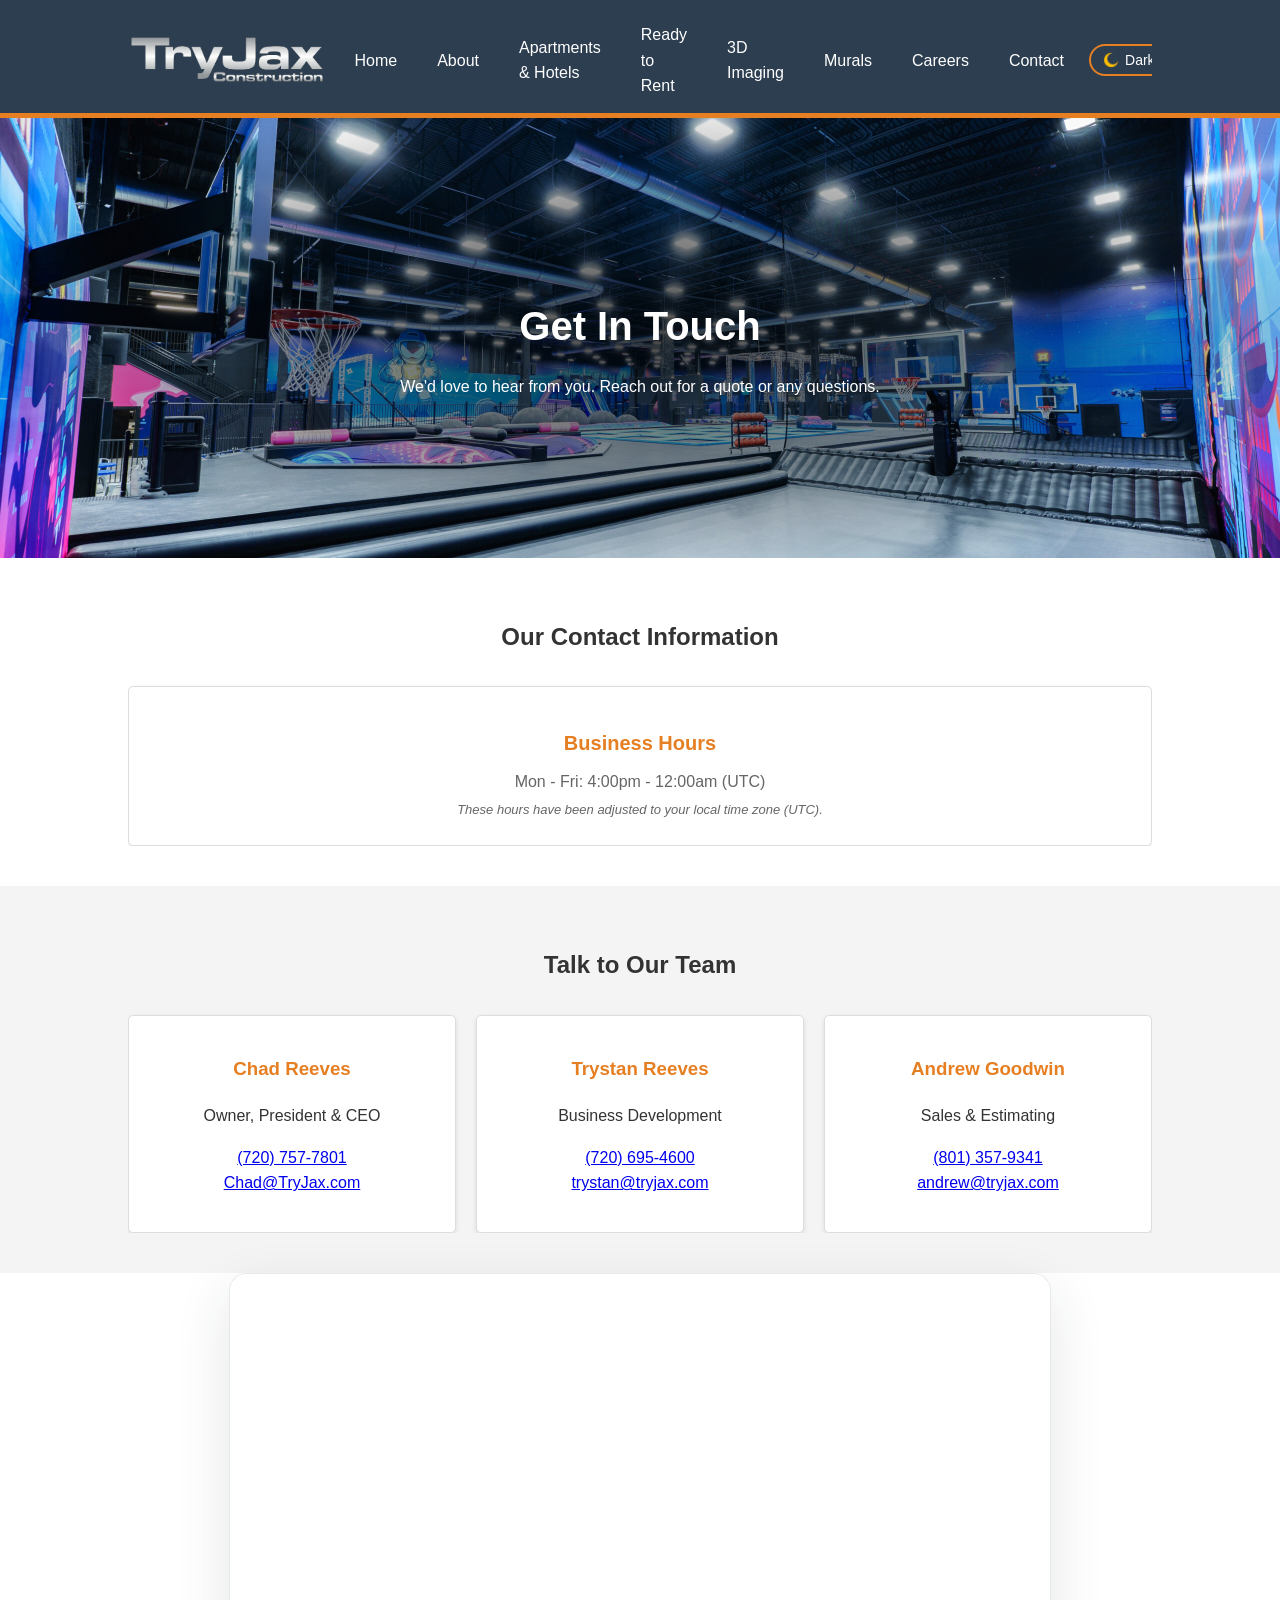
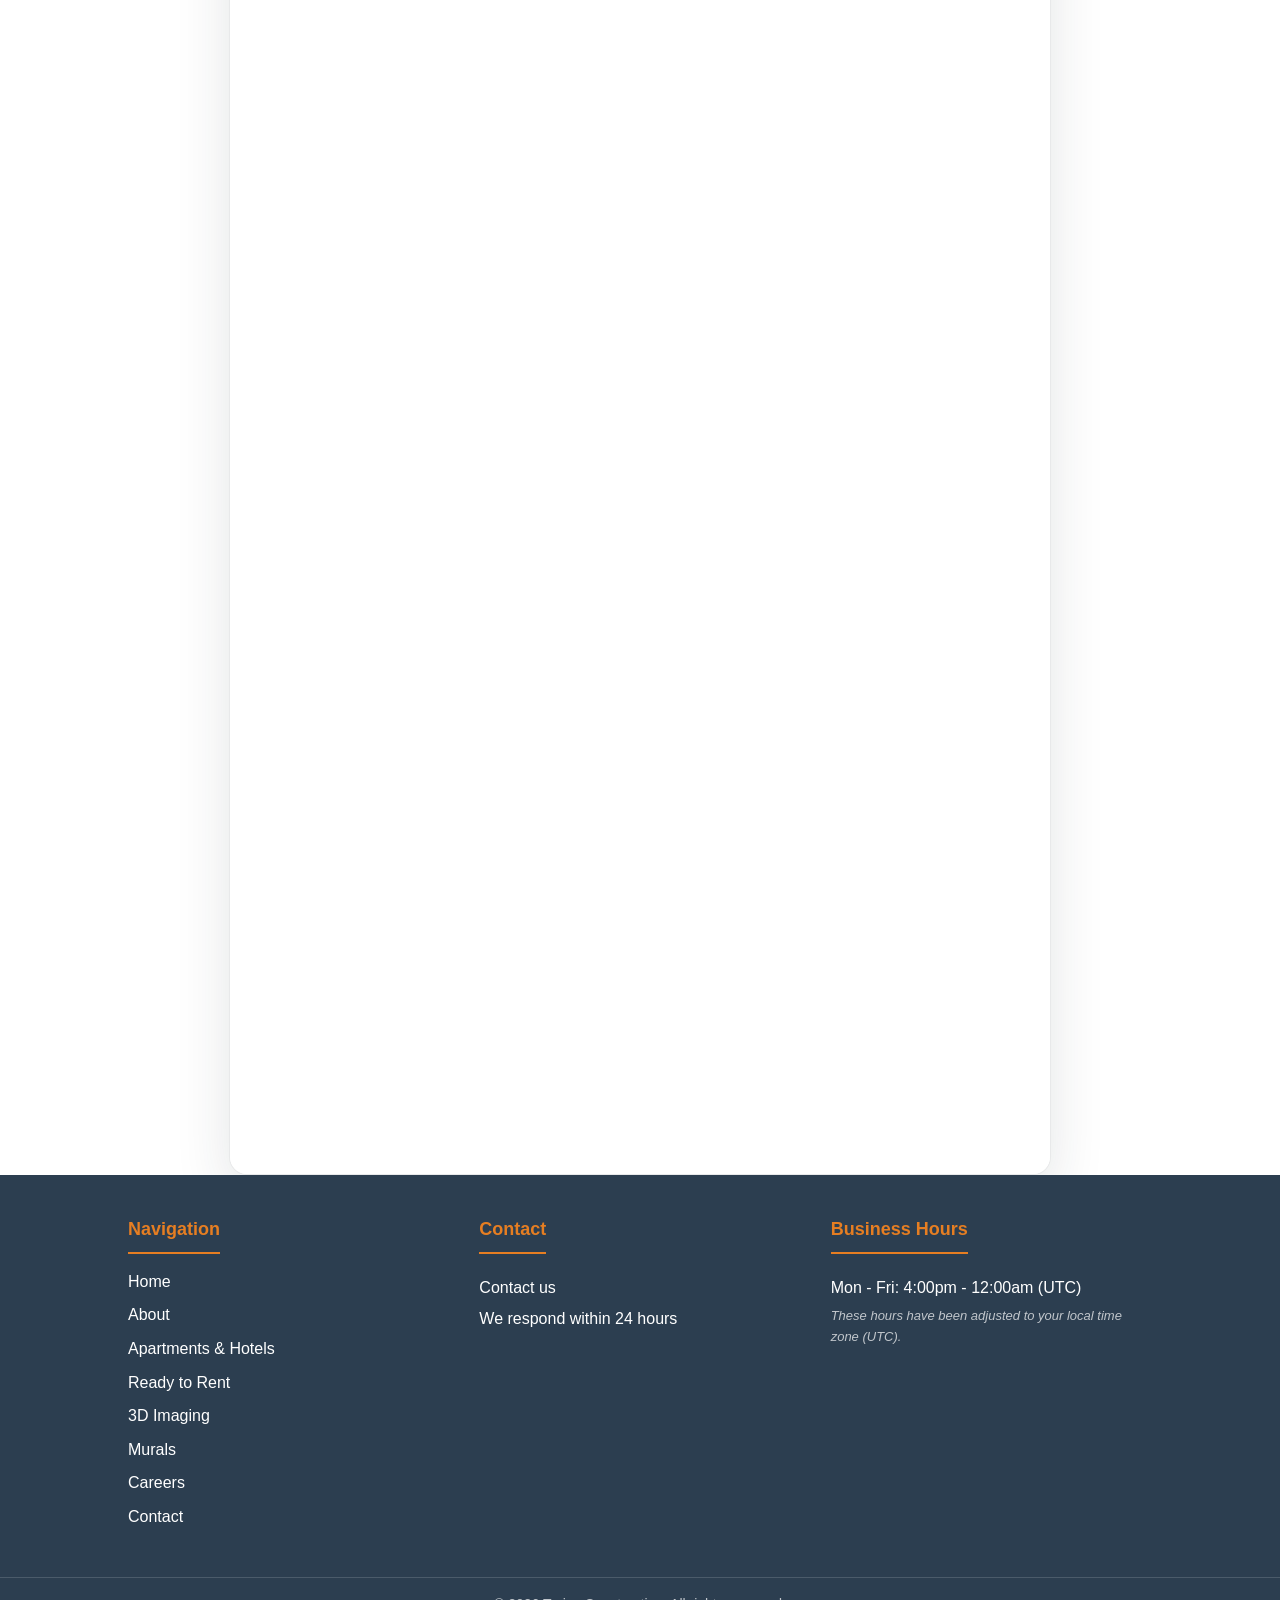
<file: contact.html>
<!DOCTYPE html>
<html lang="en">
<head>
    <meta charset="UTF-8">
    <meta name="viewport" content="width=device-width, initial-scale=1.0">
    <title>Contact Us | Tryjax Construction</title>
    <meta name="description" content="Contact Tryjax Construction for a quote on franchise build-outs, renovations, 3D scanning, or custom murals. We typically respond to inquiries within 24 hours.">
    <link rel="canonical" href="https://www.tryjax.com/contact">
    <meta property="og:type" content="website">
    <meta property="og:site_name" content="Tryjax Construction">
    <meta property="og:title" content="Contact Us | Tryjax Construction">
    <meta property="og:description" content="Contact Tryjax Construction for a quote on franchise build-outs, renovations, 3D scanning, or custom murals. We typically respond to inquiries within 24 hours.">
    <meta property="og:url" content="https://www.tryjax.com/contact">
    <meta property="og:image" content="https://www.tryjax.com/Images/hero-bg.jpg">
    <meta property="og:image:alt" content="Contact Tryjax Construction for a quote">
    <meta name="twitter:card" content="summary_large_image">
    <meta name="twitter:title" content="Contact Us | Tryjax Construction">
    <meta name="twitter:description" content="Contact Tryjax Construction for a quote on franchise build-outs, renovations, 3D scanning, or custom murals. We typically respond to inquiries within 24 hours.">
    <meta name="twitter:image" content="https://www.tryjax.com/Images/hero-bg.jpg">
    <link rel="stylesheet" href="style.css">
    <link rel="icon" type="image/png" href="Images/Favicon.png">
    <meta name="theme-color" content="#ffffff" media="(prefers-color-scheme: light)">
    <meta name="theme-color" content="#1a1a2e" media="(prefers-color-scheme: dark)">
    <script src="theme.js"></script>
    <script type="application/ld+json">
{
  "@context": "https://schema.org",
  "@graph": [
    {
      "@type": "WebPage",
      "@id": "https://www.tryjax.com/contact#webpage",
      "url": "https://www.tryjax.com/contact",
      "name": "Contact Us | Tryjax Construction",
      "description": "Contact Tryjax Construction for a quote on franchise build-outs, renovations, 3D scanning, or custom murals. We typically respond to inquiries within 24 hours.",
      "isPartOf": { "@id": "https://www.tryjax.com/#website" },
      "about": { "@id": "https://www.tryjax.com/contact#business" }
    },
    {
      "@type": "GeneralContractor",
      "@id": "https://www.tryjax.com/contact#business",
      "name": "Tryjax Construction",
      "url": "https://www.tryjax.com/contact",
      "description": "Nationwide commercial general contractor for franchise build-outs, ground-up construction, renovations, 3D scanning, and custom murals.",
      "email": "info@tryjax.com",
      "areaServed": {
        "@type": "Country",
        "name": "United States"
      },
      "contactPoint": {
        "@type": "ContactPoint",
        "contactType": "customer service",
        "email": "info@tryjax.com",
        "availableLanguage": "English"
      }
    },
    {
      "@type": "BreadcrumbList",
      "itemListElement": [
        {
          "@type": "ListItem",
          "position": 1,
          "name": "Home",
          "item": "https://www.tryjax.com/"
        },
        {
          "@type": "ListItem",
          "position": 2,
          "name": "Contact Us",
          "item": "https://www.tryjax.com/contact"
        }
      ]
    }
  ]
}
</script>
</head>
<body>
    <header>
        <div class="container">
            <a href="/" class="logo"><img src="Images/LogoText.png" alt="TRYJAX"></a>
            <nav>
                <ul>
                    <li><a href="/">Home</a></li>
                    <li><a href="about">About</a></li>
                    <li><a href="apartments-hotels">Apartments &amp; Hotels</a></li>
                    <li><a href="ready-to-rent">Ready to Rent</a></li>
                    <li><a href="scans">3D Imaging</a></li>
                    <li><a href="mural">Murals</a></li>
                    <li><a href="careers">Careers</a></li>
                    <li><a href="contact">Contact</a></li>
                    <li>
                        <button class="theme-toggle" aria-label="Toggle dark mode">
                            <img class="icon" src="Images/MoonIcon.png" alt="">
                            <span class="label">Dark</span>
                        </button>
                    </li>
                </ul>
            </nav>
        </div>
    </header>

    <!-- Hero Section -->
    <section id="home" class="hero">
        <div class="container">
            <h1>Get In Touch</h1>
            <p>We'd love to hear from you. Reach out for a quote or any questions.</p>
        </div>
    </section>

    <!-- Contact Info Cards -->
    <section id="contact-info" class="section">
        <div class="container">
            <h2>Our Contact Information</h2>
            <div class="services-grid">
                <div class="service-card">
                    <h3>Business Hours</h3>
                    <p id="business-hours"></p>
                    <p id="business-hours-note" class="hours-note"></p>
                </div>
                <!--
                <div class="service-card">
                    <h3>Email</h3>
                    <p>info@tryjax.com</p>
                    <p>We respond within 24 hours</p>
                </div>
            -->
            </div>
        </div>
    </section>

    <!-- Talk to Our Team -->
    <section id="team" class="section bg-light">
        <div class="container">
            <h2>Talk to Our Team</h2>
            <div class="services-grid">
                <div class="service-card">
                    <h3>Chad Reeves</h3>
                    <p>Owner, President & CEO</p>
                    <p><a href="tel:+17207577801">(720) 757-7801</a><br><a href="mailto:Chad@TryJax.com">Chad@TryJax.com</a></p>
                </div>
                <div class="service-card">
                    <h3>Trystan Reeves</h3>
                    <p>Business Development</p>
                    <p><a href="tel:+17206954600">(720) 695-4600</a><br><a href="mailto:trystan@tryjax.com">trystan@tryjax.com</a></p>
                </div>
                <div class="service-card">
                    <h3>Andrew Goodwin</h3>
                    <p>Sales & Estimating</p>
                    <p><a href="tel:+18013579341">(801) 357-9341</a><br><a href="mailto:andrew@tryjax.com">andrew@tryjax.com</a></p>
                </div>
            </div>
        </div>
    </section>

    <!-- Contact Form
    <section id="contact-form" class="section bg-light">
        <div class="container">
            <h2>Send Us a Message</h2>
            <div class="form-container">
                <form>
                    <div class="form-row">
                        <div class="form-group">
                            <label for="name">Full Name</label>
                            <input type="text" id="name" name="name" placeholder="Enter your full name">
                        </div>
                        <div class="form-group">
                            <label for="email">Email Address</label>
                            <input type="email" id="email" name="email" placeholder="Enter your email">
                        </div>
                    </div>
                    <div class="form-row">
                        <div class="form-group">
                            <label for="phone">Phone Number</label>
                            <input type="tel" id="phone" name="phone" placeholder="(555) 123-4567">
                        </div>
                        <div class="form-group">
                            <label for="subject">Subject</label>
                            <input type="text" id="subject" name="subject" placeholder="What is this regarding?">
                        </div>
                    </div>
                    <div class="form-group">
                        <label for="message">Your Message</label>
                        <textarea id="message" name="message" placeholder="Tell us about your project..."></textarea>
                    </div>
                    <button type="submit" class="btn submit-btn">Send Message</button>
                </form>
            </div>
        </div>
    </section>
-->
    <div class="google-form-card">
        <iframe
        src="https://docs.google.com/forms/d/e/1FAIpQLScAq1HIWwIxV-bofgN2j5gisON5K3tToGi9NJPKOS5rHicOtw/viewform?embedded=true"
        title="Contact TryJax"
        width="100%"
        height="1150"
        frameborder="0"
        marginheight="0"
        marginwidth="0"
        loading="eager"
        >
        Loading contact form…
        </iframe>
    </div>

    <footer>
        <div class="container">
            <div class="footer-grid">
                <div class="footer-column">
                    <h3>Navigation</h3>
                    <ul>
                        <li><a href="/">Home</a></li>
                        <li><a href="about">About</a></li>
                        <li><a href="apartments-hotels">Apartments &amp; Hotels</a></li>
                        <li><a href="ready-to-rent">Ready to Rent</a></li>
                        <li><a href="scans">3D Imaging</a></li>
                        <li><a href="mural">Murals</a></li>
                        <li><a href="careers">Careers</a></li>
                        <li><a href="contact">Contact</a></li>
                    </ul>
                </div>
                <div class="footer-column">
                    <h3>Contact</h3>
                    <p><a href="contact">Contact us</a></p>
                    <p>We respond within 24 hours</p>
                </div>
                <div class="footer-column">
                    <h3>Business Hours</h3>
                    <p id="footer-business-hours"></p>
                    <p id="footer-business-hours-note" class="hours-note"></p>
                </div>
            </div>
        </div>
        <div class="footer-bottom">
            <div class="container">
                <p>&copy; 2026 Tryjax Construction. All rights reserved.</p>
            </div>
        </div>
    </footer>

    <script src="hours.js"></script>
</body>
</html>
</file>
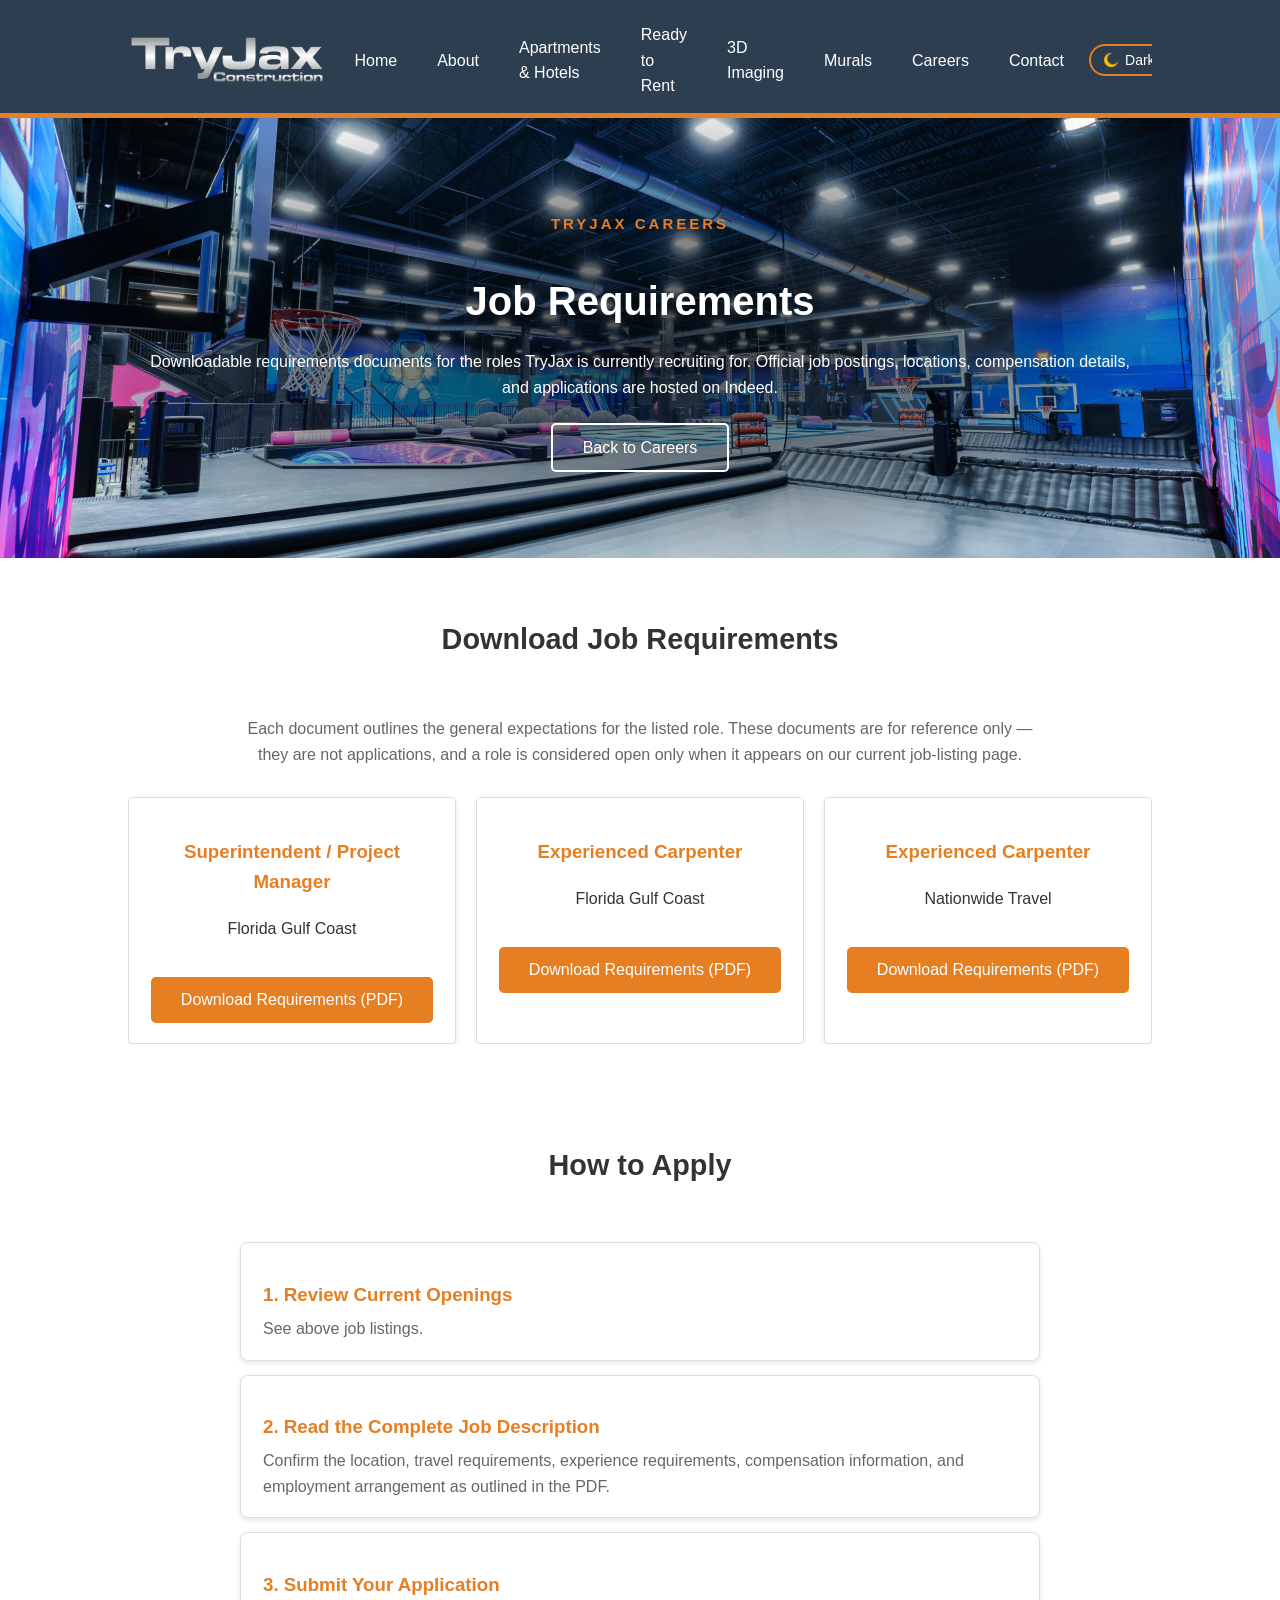
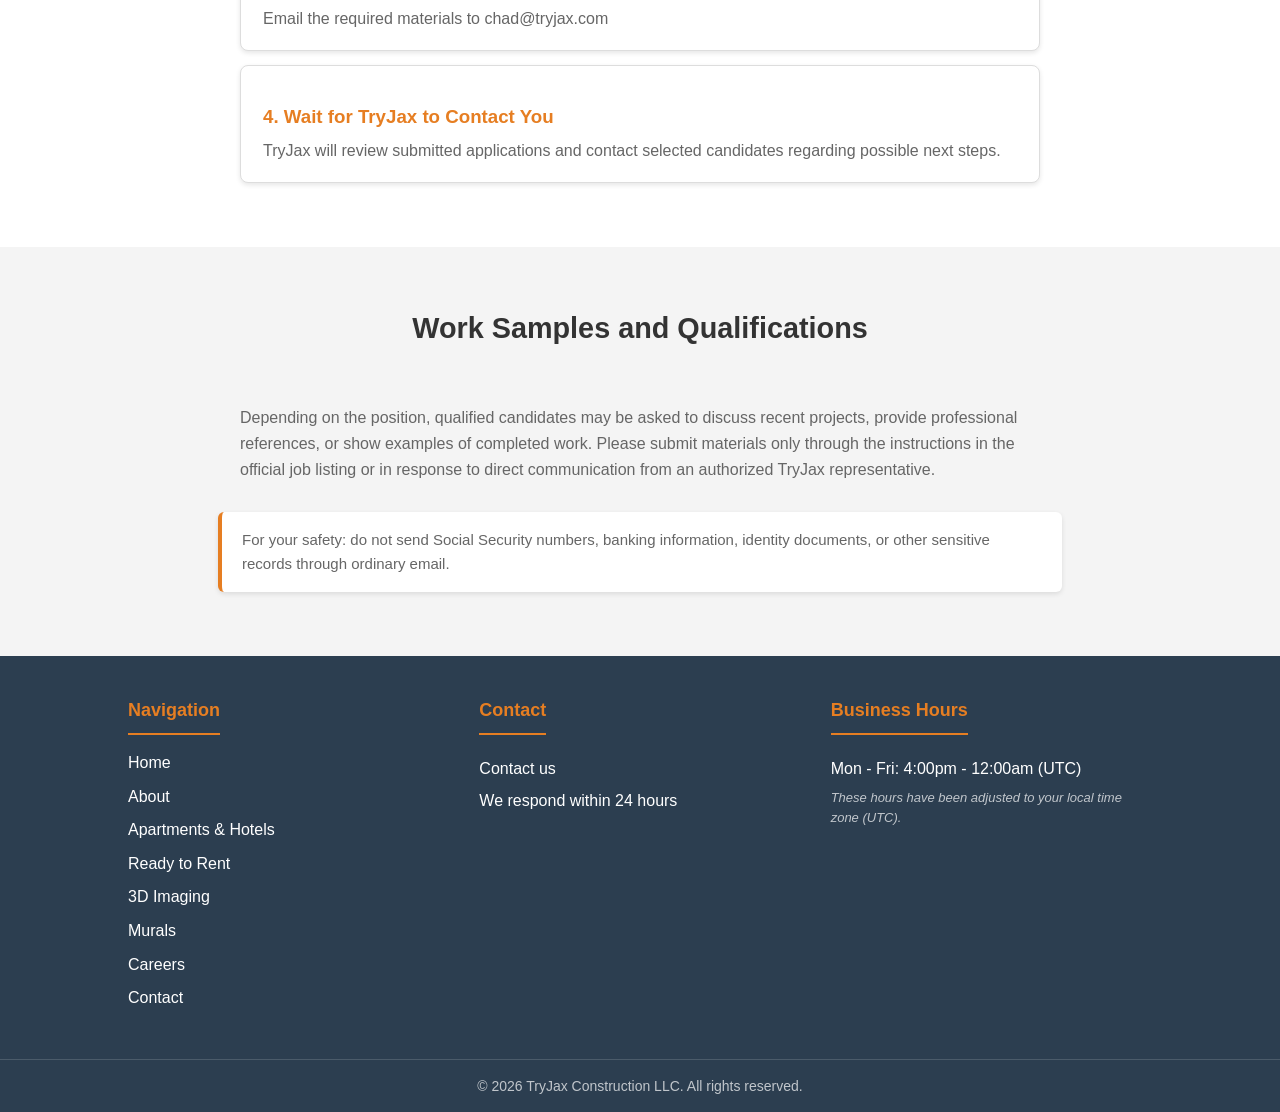
<file: job-requirements.html>
<!DOCTYPE html>
<html lang="en">
<head>
    <meta charset="UTF-8">
    <meta name="viewport" content="width=device-width, initial-scale=1.0">
    <title>Job Requirements - TryJax Construction</title>
    <meta name="robots" content="noindex, follow">
    <meta name="description" content="Temporary page with downloadable job-requirements documents for TryJax Construction roles. Official job postings and applications are hosted on Indeed.">
    <link rel="stylesheet" href="style.css">
    <link rel="icon" type="image/png" href="Images/Favicon.png">
    <meta name="theme-color" content="#ffffff" media="(prefers-color-scheme: light)">
    <meta name="theme-color" content="#1a1a2e" media="(prefers-color-scheme: dark)">
    <script src="theme.js"></script>
</head>

<body>
    <a class="skip-link" href="#main-content">Skip to main content</a>
    <header>
        <div class="container">
            <a href="/" class="logo"><img src="Images/LogoText.png" alt="TRYJAX"></a>
            <nav aria-label="Main">
                <ul>
                    <li><a href="/">Home</a></li>
                    <li><a href="about">About</a></li>
                    <li><a href="apartments-hotels">Apartments & Hotels</a></li>
                    <li><a href="ready-to-rent">Ready to Rent</a></li>
                    <li><a href="scans">3D Imaging</a></li>
                    <li><a href="mural">Murals</a></li>
                    <li><a href="careers">Careers</a></li>
                    <li><a href="contact">Contact</a></li>
                    <li>
                        <button class="theme-toggle" aria-label="Toggle dark mode">
                            <img class="icon" src="Images/MoonIcon.png" alt="">
                            <span class="label">Dark</span>
                        </button>
                    </li>
                </ul>
            </nav>
        </div>
    </header>

    <main id="main-content">
        <section id="home" class="hero">
            <div class="container">
                <p class="eyebrow hero-eyebrow">TryJax Careers</p>
                <h1>Job Requirements</h1>
                <p>Downloadable requirements documents for the roles TryJax is currently recruiting for. Official job postings, locations, compensation details, and applications are hosted on Indeed.</p>
                <a href="careers" class="btn btn-ghost">Back to Careers</a>
            </div>
        </section>

        <section id="downloads" class="section">
            <div class="container">
                <h2 class="section-title">Download Job Requirements</h2>
                <p class="section-intro">Each document outlines the general expectations for the listed role. These documents are for reference only &mdash; they are not applications, and a role is considered open only when it appears on our current job-listing page.</p>
                <div class="services-grid">
                    <div class="service-card">
                        <h3>Superintendent / Project Manager</h3>
                        <p>Florida Gulf Coast</p>
                        <a href="pdfs/TryJax_Superintendent_Project_Manager_Requirements.pdf" class="btn">Download Requirements (PDF)</a>
                    </div>
                    <div class="service-card">
                        <h3>Experienced Carpenter</h3>
                        <p>Florida Gulf Coast</p>
                        <a href="pdfs/TryJax_Local_Florida_Carpenter_Requirements.pdf" class="btn">Download Requirements (PDF)</a>
                    </div>
                    <div class="service-card">
                        <h3>Experienced Carpenter</h3>
                        <p>Nationwide Travel</p>
                        <a href="pdfs/TryJax_National_Traveling_Carpenter_Requirements.pdf" class="btn">Download Requirements (PDF)</a>
                    </div>
                </div>
            </div>
        </section>
<!--
        <section id="subcontractors" class="section bg-light">
            <div class="container">
                <h2 class="section-title">Subcontractor Carpenter Crews</h2>
                <p class="section-intro">Trade-partner opportunities are separate from employee job applications and depend on project needs, location, qualifications, insurance, licensing, availability, and commercial terms.</p>
                <div class="services-grid">
                    <div class="service-card">
                        <h3>Subcontractor Requirements</h3>
                        <p>For individual subcontractors and established carpenter crews interested in working with TryJax on current or future projects.</p>
                        <a href="pdfs/subcontractor-crews.pdf" class="btn" download>Download Requirements (PDF)</a>
                    </div>
                </div>
            </div>
        </section>
    
        <section id="notes" class="section">
            <div class="container">
                <h2 class="section-title">Before You Apply</h2>
                <div class="notice" role="note">
                    <p>Documents on this page are temporary reference material while our job listings are being set up on Indeed. They do not replace the official job description, which controls for any given opening. Do not send Social Security numbers, banking information, identity documents, or other sensitive records through ordinary email.</p>
                </div>
                <div class="notice" role="note">
                    <p>Job listings and applications are managed through a third-party employment platform. You will leave TryJax.com when you apply. The third party&rsquo;s terms and privacy practices will apply to information submitted there.</p>
                </div>
                <a href="careers" class="btn">Visit the Careers Page</a>
            </div>
        </section>
        -->
        <!--Temporary Application process -->
        <section id="how-to-apply" class="section">
            <div class="container">
                <h2 class="section-title">How to Apply</h2>
                <ol class="steps">
                    <li>
                        <h3>1. Review Current Openings</h3>
                        <p>See above job listings.</p>
                    </li>
                    <li>
                        <h3>2. Read the Complete Job Description</h3>
                        <p>Confirm the location, travel requirements, experience requirements, compensation information, and employment arrangement as outlined in the PDF.</p>
                    </li>
                    <li>
                        <h3>3. Submit Your Application</h3>
                        <p>Email the required materials to chad@tryjax.com</p>
                    </li>
                    <li>
                        <h3>4. Wait for TryJax to Contact You</h3>
                        <p>TryJax will review submitted applications and contact selected candidates regarding possible next steps.</p>
                    </li>
                </ol>
            </div>
        </section>

        <!-- Work samples and qualifications -->
        <section id="work-samples" class="section bg-light">
            <div class="container">
                <h2 class="section-title">Work Samples and Qualifications</h2>
                <p class="section-intro">Depending on the position, qualified candidates may be asked to discuss recent projects, provide professional references, or show examples of completed work. Please submit materials only through the instructions in the official job listing or in response to direct communication from an authorized TryJax representative.</p>
                <div class="notice" role="note">
                    <p>For your safety: do not send Social Security numbers, banking information, identity documents, or other sensitive records through ordinary email.</p>
                </div>
            </div>
        </section>
    </main>

    <footer>
        <div class="container">
            <div class="footer-grid">
                <div class="footer-column">
                    <h3>Navigation</h3>
                    <ul>
                        <li><a href="/">Home</a></li>
                        <li><a href="about">About</a></li>
                        <li><a href="apartments-hotels">Apartments & Hotels</a></li>
                        <li><a href="ready-to-rent">Ready to Rent</a></li>
                        <li><a href="scans">3D Imaging</a></li>
                        <li><a href="mural">Murals</a></li>
                        <li><a href="careers">Careers</a></li>
                        <li><a href="contact">Contact</a></li>
                    </ul>
                </div>

                <div class="footer-column">
                    <h3>Contact</h3>
                    <p><a href="contact">Contact us</a></p>
                    <p>We respond within 24 hours</p>
                </div>

                <div class="footer-column">
                    <h3>Business Hours</h3>
                    <p id="footer-business-hours"></p>
                    <p id="footer-business-hours-note" class="hours-note"></p>
                </div>
            </div>
        </div>
        <div class="footer-bottom">
            <div class="container">
                <p>&copy; 2026 TryJax Construction LLC. All rights reserved.</p>
            </div>
        </div>
    </footer>
    <script src="hours.js"></script>
</body>
</html>
</file>
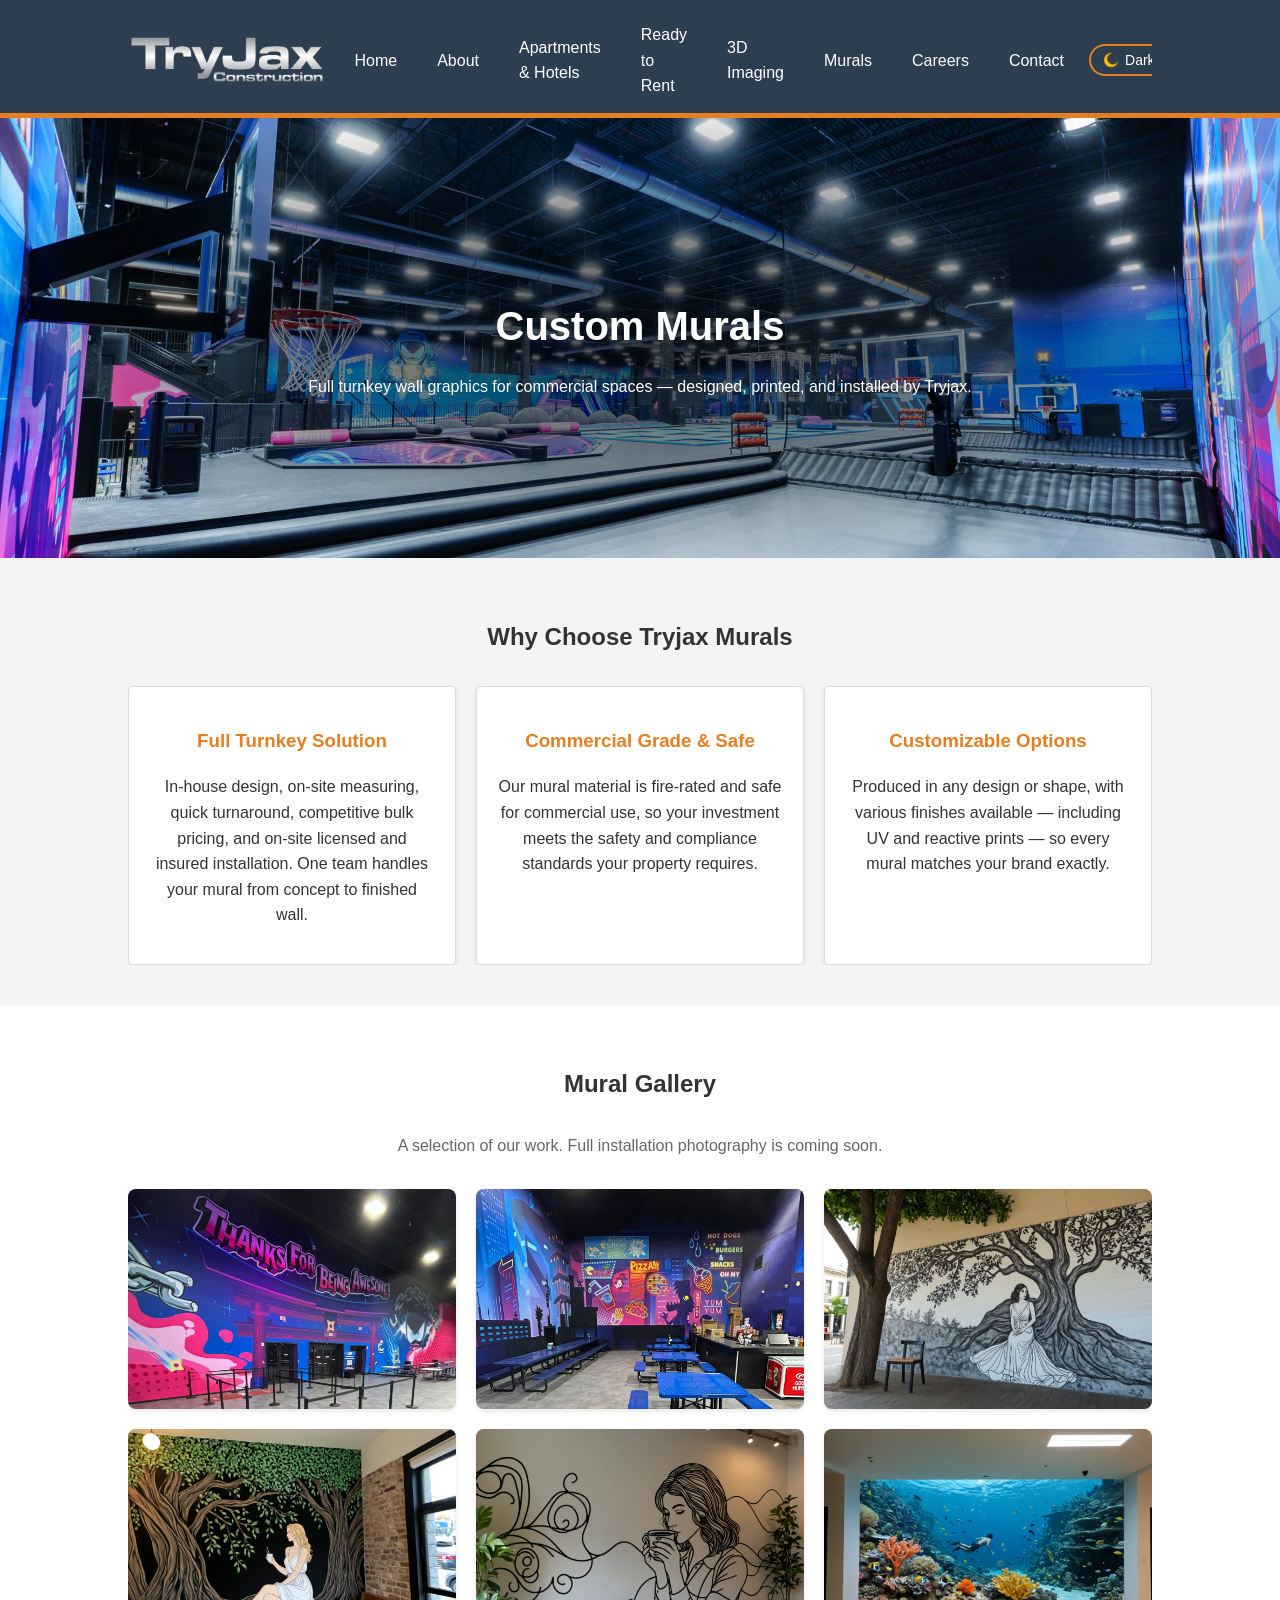
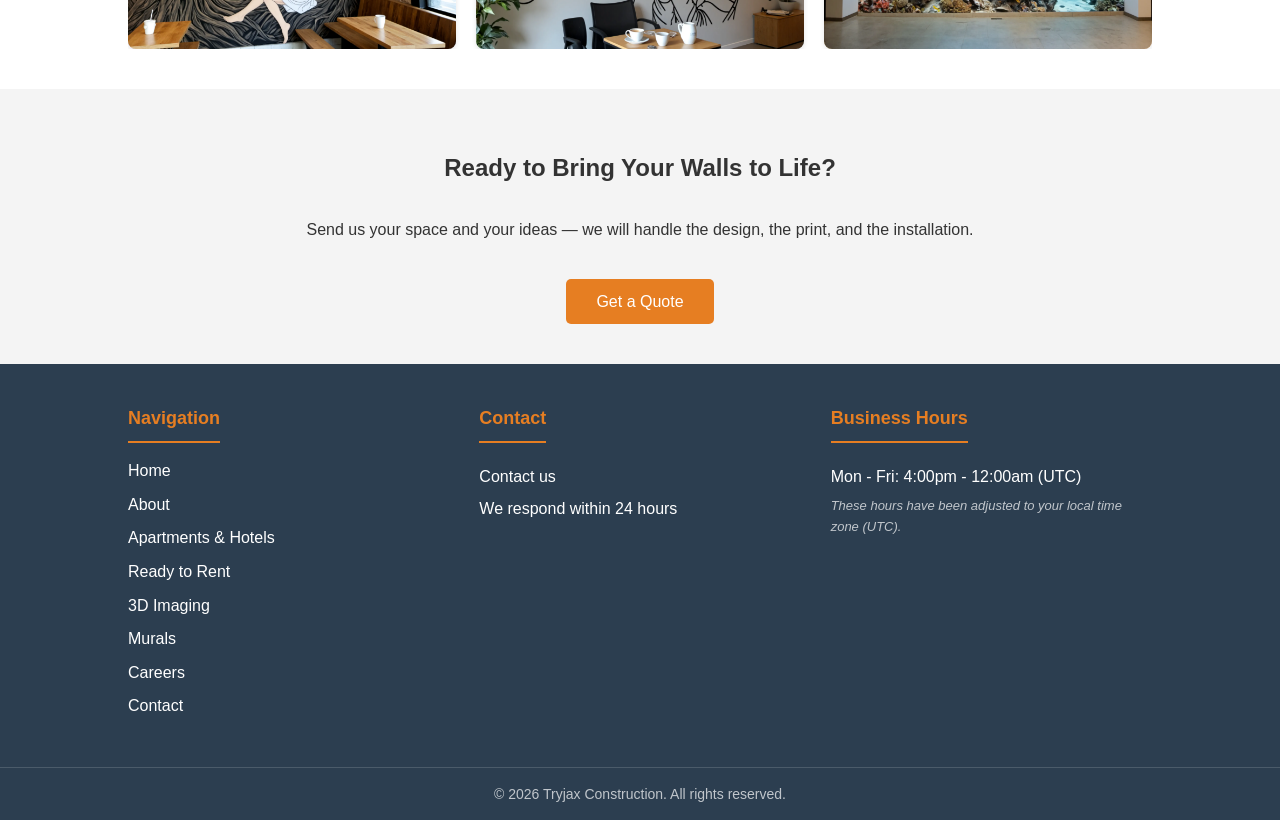
<file: mural.html>
<!DOCTYPE html>
<html lang="en">
<head>
    <meta charset="UTF-8">
    <meta name="viewport" content="width=device-width, initial-scale=1.0">
    <title>Custom Murals | Tryjax Construction</title>
    <meta name="description" content="Custom commercial murals designed, printed, and installed by one turnkey Tryjax team — fire-rated material, any design or shape, UV or reactive finishes.">
    <link rel="canonical" href="https://www.tryjax.com/mural">
    <meta property="og:type" content="website">
    <meta property="og:site_name" content="Tryjax Construction">
    <meta property="og:title" content="Custom Murals | Tryjax Construction">
    <meta property="og:description" content="Custom commercial murals designed, printed, and installed by one turnkey Tryjax team — fire-rated material, any design or shape, UV or reactive finishes.">
    <meta property="og:url" content="https://www.tryjax.com/mural">
    <meta property="og:image" content="https://www.tryjax.com/Images/Mural_1.JPG">
    <meta property="og:image:alt" content="Custom commercial mural installed by Tryjax Construction">
    <meta name="twitter:card" content="summary_large_image">
    <meta name="twitter:title" content="Custom Murals | Tryjax Construction">
    <meta name="twitter:description" content="Custom commercial murals designed, printed, and installed by one turnkey Tryjax team — fire-rated material, any design or shape, UV or reactive finishes.">
    <meta name="twitter:image" content="https://www.tryjax.com/Images/Mural_1.JPG">
    <link rel="stylesheet" href="style.css">
    <link rel="icon" type="image/png" href="Images/Favicon.png">
    <meta name="theme-color" content="#ffffff" media="(prefers-color-scheme: light)">
    <meta name="theme-color" content="#1a1a2e" media="(prefers-color-scheme: dark)">
    <script src="theme.js"></script>
    <script type="application/ld+json">
{
  "@context": "https://schema.org",
  "@graph": [
    {
      "@type": "Service",
      "@id": "https://www.tryjax.com/mural#service",
      "name": "Custom Commercial Murals",
      "serviceType": "Custom Mural Design, Printing and Installation",
      "url": "https://www.tryjax.com/mural",
      "description": "Custom commercial murals designed, printed, and installed by one turnkey Tryjax team — fire-rated material, any design or shape, UV or reactive finishes.",
      "provider": {
        "@type": "Organization",
        "name": "Tryjax Construction",
        "url": "https://www.tryjax.com/"
      },
      "areaServed": {
        "@type": "Country",
        "name": "United States"
      }
    },
    {
      "@type": "WebPage",
      "@id": "https://www.tryjax.com/mural#webpage",
      "url": "https://www.tryjax.com/mural",
      "name": "Custom Murals | Tryjax Construction",
      "description": "Custom commercial murals designed, printed, and installed by one turnkey Tryjax team — fire-rated material, any design or shape, UV or reactive finishes.",
      "isPartOf": { "@id": "https://www.tryjax.com/#website" },
      "about": { "@id": "https://www.tryjax.com/mural#service" }
    },
    {
      "@type": "BreadcrumbList",
      "itemListElement": [
        {
          "@type": "ListItem",
          "position": 1,
          "name": "Home",
          "item": "https://www.tryjax.com/"
        },
        {
          "@type": "ListItem",
          "position": 2,
          "name": "Custom Murals",
          "item": "https://www.tryjax.com/mural"
        }
      ]
    }
  ]
}
</script>
</head>
<body>
    <header>
        <div class="container">
            <a href="/" class="logo"><img src="Images/LogoText.png" alt="TRYJAX"></a>
            <nav>
                <ul>
                    <li><a href="/">Home</a></li>
                    <li><a href="about">About</a></li>
                    <li><a href="apartments-hotels">Apartments &amp; Hotels</a></li>
                    <li><a href="ready-to-rent">Ready to Rent</a></li>
                    <li><a href="scans">3D Imaging</a></li>
                    <li><a href="mural">Murals</a></li>
                    <li><a href="careers">Careers</a></li>
                    <li><a href="contact">Contact</a></li>
                    <li>
                        <button class="theme-toggle" aria-label="Toggle dark mode">
                            <img class="icon" src="Images/MoonIcon.png" alt="">
                            <span class="label">Dark</span>
                        </button>
                    </li>
                </ul>
            </nav>
        </div>
    </header>

    <!-- Hero Section -->
    <section id="home" class="hero">
        <div class="container">
            <h1>Custom Murals</h1>
            <p>Full turnkey wall graphics for commercial spaces — designed, printed, and installed by Tryjax.</p>
        </div>
    </section>

    <!-- Key Selling Points Section -->
    <section id="features" class="section bg-light">
        <div class="container">
            <h2>Why Choose Tryjax Murals</h2>
            <div class="services-grid">
                <div class="service-card">
                    <h3>Full Turnkey Solution</h3>
                    <p>In-house design, on-site measuring, quick turnaround, competitive bulk pricing, and on-site licensed and insured installation. One team handles your mural from concept to finished wall.</p>
                </div>
                <div class="service-card">
                    <h3>Commercial Grade & Safe</h3>
                    <p>Our mural material is fire-rated and safe for commercial use, so your investment meets the safety and compliance standards your property requires.</p>
                </div>
                <div class="service-card">
                    <h3>Customizable Options</h3>
                    <p>Produced in any design or shape, with various finishes available — including UV and reactive prints — so every mural matches your brand exactly.</p>
                </div>
            </div>
        </div>
    </section>

    <!-- Mural Gallery Section -->
    <section id="gallery" class="section">
        <div class="container">
            <h2>Mural Gallery</h2>
            <p style="text-align: center; color: var(--text-secondary); margin-bottom: 30px;">A selection of our work. Full installation photography is coming soon.</p>
            <div class="mural-gallery">
                <div class="mural-tile mural-tile-1"><img src="Images/Mural_1.JPG" alt="Custom mural installed by Tryjax Construction" loading="lazy"></div>
                <div class="mural-tile mural-tile-2"><img src="Images/Mural_2.JPG" alt="Commercial mural project by Tryjax Construction" loading="lazy"></div>
                <div class="mural-tile mural-tile-3"><img src="Images/Mural_3.webp" alt="Custom mural installed by Tryjax Construction" loading="lazy"></div>
                <div class="mural-tile mural-tile-4"><img src="Images/Mural_4.webp" alt="Commercial mural project by Tryjax Construction" loading="lazy"></div>
                <div class="mural-tile mural-tile-5"><img src="Images/Mural_5.webp" alt="Custom mural installed by Tryjax Construction" loading="lazy"></div>
                <div class="mural-tile mural-tile-6"><img src="Images/Mural_6.webp" alt="Commercial mural project by Tryjax Construction" loading="lazy"></div>
            </div>
        </div>
    </section>

    <!-- CTA Section -->
    <section id="cta" class="section bg-light">
        <div class="container" style="text-align: center;">
            <h2>Ready to Bring Your Walls to Life?</h2>
            <p>Send us your space and your ideas — we will handle the design, the print, and the installation.</p>
            <a href="contact" class="btn">Get a Quote</a>
        </div>
    </section>

    <footer>
        <div class="container">
            <div class="footer-grid">
                <div class="footer-column">
                    <h3>Navigation</h3>
                    <ul>
                        <li><a href="/">Home</a></li>
                        <li><a href="about">About</a></li>
                        <li><a href="apartments-hotels">Apartments &amp; Hotels</a></li>
                        <li><a href="ready-to-rent">Ready to Rent</a></li>
                        <li><a href="scans">3D Imaging</a></li>
                        <li><a href="mural">Murals</a></li>
                        <li><a href="careers">Careers</a></li>
                        <li><a href="contact">Contact</a></li>
                    </ul>
                </div>
                <div class="footer-column">
                    <h3>Contact</h3>
                    <p><a href="contact">Contact us</a></p>
                    <p>We respond within 24 hours</p>
                </div>
                <div class="footer-column">
                    <h3>Business Hours</h3>
                    <p id="footer-business-hours"></p>
                    <p id="footer-business-hours-note" class="hours-note"></p>
                </div>
            </div>
        </div>
        <div class="footer-bottom">
            <div class="container">
                <p>&copy; 2026 Tryjax Construction. All rights reserved.</p>
            </div>
        </div>
    </footer>
    <script src="hours.js"></script>
</body>
</html>
</file>
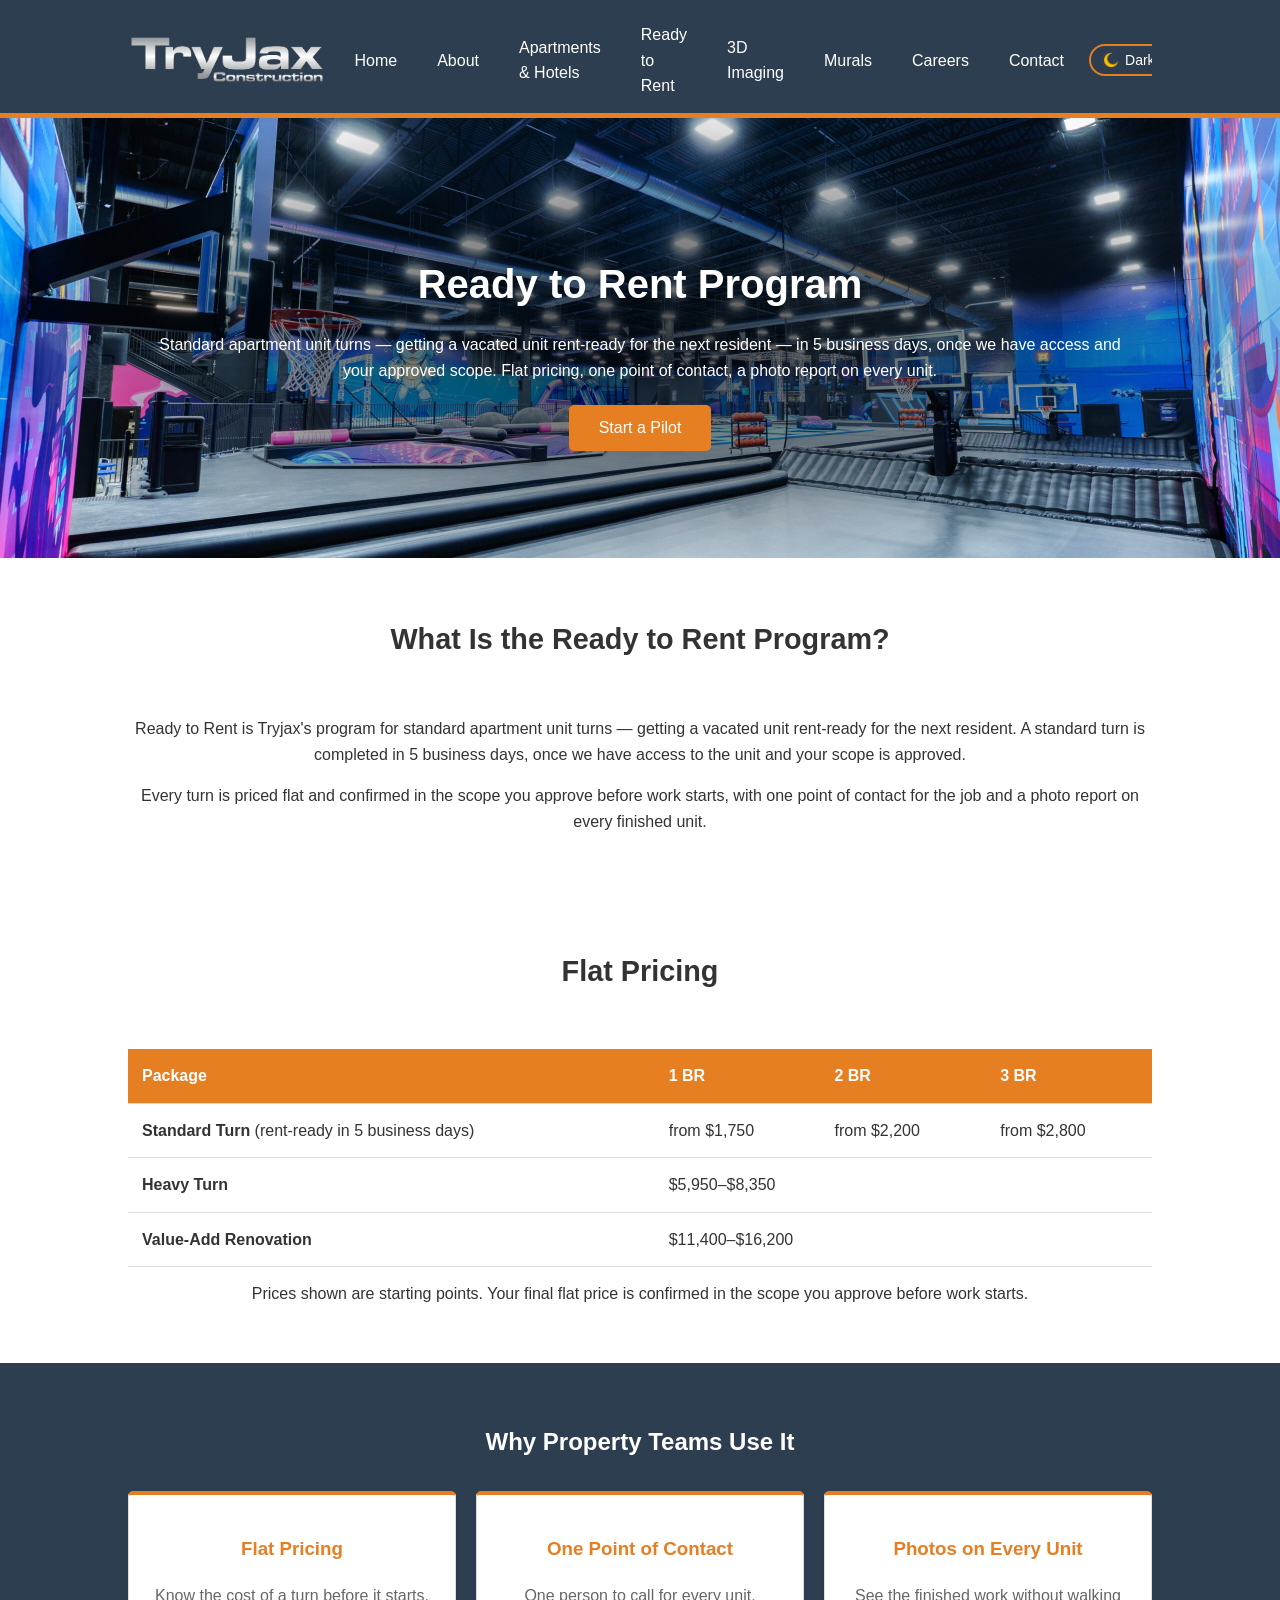
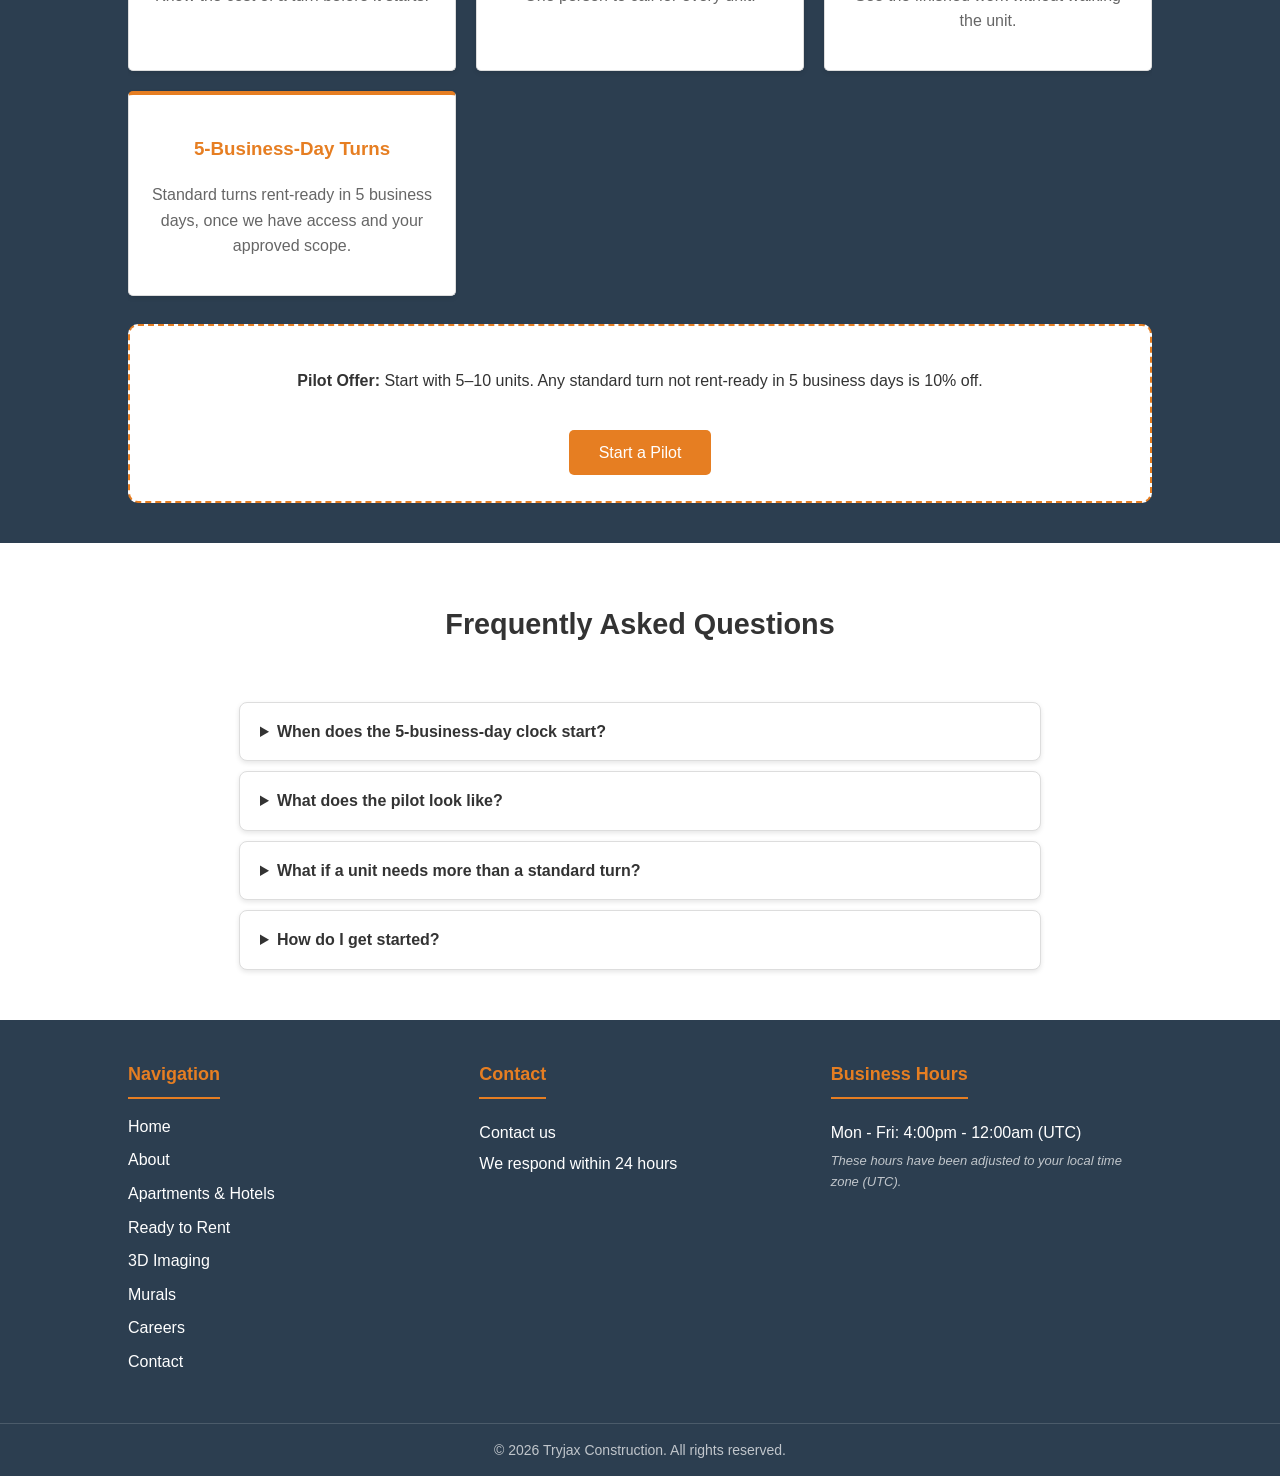
<file: ready-to-rent.html>
<!DOCTYPE html>
<html lang="en">
<head>
    <meta charset="UTF-8">
    <meta name="viewport" content="width=device-width, initial-scale=1.0">
    <title>Ready to Rent Program | Apartment Unit Turns | Tryjax Construction</title>
    <meta name="description" content="Tryjax Ready to Rent Program: standard apartment unit turns rent-ready in 5 business days with flat pricing from $1,750, one point of contact, and photos on every unit.">
    <link rel="canonical" href="https://www.tryjax.com/ready-to-rent">
    <meta property="og:type" content="website">
    <meta property="og:site_name" content="Tryjax Construction">
    <meta property="og:title" content="Ready to Rent Program | Apartment Unit Turns | Tryjax Construction">
    <meta property="og:description" content="Tryjax Ready to Rent Program: standard apartment unit turns rent-ready in 5 business days with flat pricing from $1,750, one point of contact, and photos on every unit.">
    <meta property="og:url" content="https://www.tryjax.com/ready-to-rent">
    <meta property="og:image" content="https://www.tryjax.com/Images/hero-bg.jpg">
    <meta property="og:image:alt" content="Tryjax Construction company overview">
    <meta name="twitter:card" content="summary_large_image">
    <meta name="twitter:title" content="Ready to Rent Program | Apartment Unit Turns | Tryjax Construction">
    <meta name="twitter:description" content="Tryjax Ready to Rent Program: standard apartment unit turns rent-ready in 5 business days with flat pricing from $1,750, one point of contact, and photos on every unit.">
    <meta name="twitter:image" content="https://www.tryjax.com/Images/hero-bg.jpg">
    <link rel="stylesheet" href="style.css">
    <link rel="icon" type="image/png" href="Images/Favicon.png">
    <meta name="theme-color" content="#ffffff" media="(prefers-color-scheme: light)">
    <meta name="theme-color" content="#1a1a2e" media="(prefers-color-scheme: dark)">
    <script src="theme.js"></script>
    <script type="application/ld+json">
{
  "@context": "https://schema.org",
  "@graph": [
    {
      "@type": "Service",
      "@id": "https://www.tryjax.com/ready-to-rent#service",
      "name": "Ready to Rent Program",
      "serviceType": "Apartment unit turn and renovation program",
      "url": "https://www.tryjax.com/ready-to-rent",
      "description": "Tryjax Ready to Rent Program: standard apartment unit turns rent-ready in 5 business days with flat pricing from $1,750, one point of contact, and photos on every unit.",
      "provider": { "@type": "Organization", "name": "Tryjax Construction", "url": "https://www.tryjax.com/" },
      "areaServed": { "@type": "Country", "name": "United States" }
    },
    {
      "@type": "WebPage",
      "@id": "https://www.tryjax.com/ready-to-rent#webpage",
      "url": "https://www.tryjax.com/ready-to-rent",
      "name": "Ready to Rent Program | Apartment Unit Turns | Tryjax Construction",
      "description": "Tryjax Ready to Rent Program: standard apartment unit turns rent-ready in 5 business days with flat pricing from $1,750, one point of contact, and photos on every unit.",
      "isPartOf": { "@id": "https://www.tryjax.com/#website" },
      "about": { "@id": "https://www.tryjax.com/ready-to-rent#service" }
    },
    {
      "@type": "BreadcrumbList",
      "itemListElement": [
        { "@type": "ListItem", "position": 1, "name": "Home", "item": "https://www.tryjax.com/" },
        { "@type": "ListItem", "position": 2, "name": "Ready to Rent", "item": "https://www.tryjax.com/ready-to-rent" }
      ]
    }
  ]
}
    </script>
</head>

<body>
    <header>
        <div class="container">
            <a href="/" class="logo"><img src="Images/LogoText.png" alt="TRYJAX"></a>
            <nav>
                <ul>
                    <li><a href="/">Home</a></li>
                    <li><a href="about">About</a></li>
                    <li><a href="apartments-hotels">Apartments &amp; Hotels</a></li>
                    <li><a href="ready-to-rent">Ready to Rent</a></li>
                    <li><a href="scans">3D Imaging</a></li>
                    <li><a href="mural">Murals</a></li>
                    <li><a href="careers">Careers</a></li>
                    <li><a href="contact">Contact</a></li>
                    <li>
                        <button class="theme-toggle" aria-label="Toggle dark mode">
                            <img class="icon" src="Images/MoonIcon.png" alt="">
                            <span class="label">Dark</span>
                        </button>
                    </li>
                </ul>
            </nav>
        </div>
    </header>

    <section id="home" class="hero">
        <div class="container">
            <h1>Ready to Rent Program</h1>
            <p>Standard apartment unit turns &mdash; getting a vacated unit rent-ready for the next resident &mdash; in 5 business days, once we have access and your approved scope. Flat pricing, one point of contact, a photo report on every unit.</p>
            <a href="contact" class="btn">Start a Pilot</a>
        </div>
    </section>

    <section id="program" class="section">
        <div class="container">
            <h2 class="section-title">What Is the Ready to Rent Program?</h2>
            <p>Ready to Rent is Tryjax's program for standard apartment unit turns &mdash; getting a vacated unit rent-ready for the next resident. A standard turn is completed in 5 business days, once we have access to the unit and your scope is approved.</p>
            <p>Every turn is priced flat and confirmed in the scope you approve before work starts, with one point of contact for the job and a photo report on every finished unit.</p>
        </div>
    </section>

    <section id="pricing" class="section">
        <div class="container">
            <h2 class="section-title">Flat Pricing</h2>
            <table class="ptable">
                <tr><th>Package</th><th>1 BR</th><th>2 BR</th><th>3 BR</th></tr>
                <tr><td><strong>Standard Turn</strong> (rent-ready in 5 business days)</td><td>from $1,750</td><td>from $2,200</td><td>from $2,800</td></tr>
                <tr><td><strong>Heavy Turn</strong></td><td colspan="3">$5,950&ndash;$8,350</td></tr>
                <tr><td><strong>Value-Add Renovation</strong></td><td colspan="3">$11,400&ndash;$16,200</td></tr>
            </table>
            <p style="margin-top:14px">Prices shown are starting points. Your final flat price is confirmed in the scope you approve before work starts.</p>
        </div>
    </section>

    <section id="why" class="section rtr-band">
        <div class="container">
            <h2>Why Property Teams Use It</h2>
            <div class="services-grid">
                <div class="service-card">
                    <h3>Flat Pricing</h3>
                    <p>Know the cost of a turn before it starts.</p>
                </div>
                <div class="service-card">
                    <h3>One Point of Contact</h3>
                    <p>One person to call for every unit.</p>
                </div>
                <div class="service-card">
                    <h3>Photos on Every Unit</h3>
                    <p>See the finished work without walking the unit.</p>
                </div>
                <div class="service-card">
                    <h3>5-Business-Day Turns</h3>
                    <p>Standard turns rent-ready in 5 business days, once we have access and your approved scope.</p>
                </div>
            </div>
            <div class="offer"><p><strong>Pilot Offer:</strong> Start with 5&ndash;10 units. Any standard turn not rent-ready in 5 business days is 10% off.</p><a href="contact" class="btn">Start a Pilot</a></div>
        </div>
    </section>

    <section id="faq" class="section">
        <div class="container">
            <h2 class="section-title">Frequently Asked Questions</h2>
            <div class="faq">
                <details>
                    <summary>When does the 5-business-day clock start?</summary>
                    <p>When we have access to the unit and the scope is approved.</p>
                </details>
                <details>
                    <summary>What does the pilot look like?</summary>
                    <p>Start with 5&ndash;10 units. Any standard turn that is not rent-ready in 5 business days is 10% off.</p>
                </details>
                <details>
                    <summary>What if a unit needs more than a standard turn?</summary>
                    <p>We will scope it as a Heavy Turn or Value-Add Renovation and send flat pricing for your approval before work starts.</p>
                </details>
                <details>
                    <summary>How do I get started?</summary>
                    <p>Contact any member of our team on our <a href="contact">contact page</a>, or send a request through the form.</p>
                </details>
            </div>
        </div>
    </section>


    <footer>
        <div class="container">
            <div class="footer-grid">
                <div class="footer-column">
                    <h3>Navigation</h3>
                    <ul>
                        <li><a href="/">Home</a></li>
                        <li><a href="about">About</a></li>
                        <li><a href="apartments-hotels">Apartments &amp; Hotels</a></li>
                        <li><a href="ready-to-rent">Ready to Rent</a></li>
                        <li><a href="scans">3D Imaging</a></li>
                        <li><a href="mural">Murals</a></li>
                        <li><a href="careers">Careers</a></li>
                        <li><a href="contact">Contact</a></li>
                    </ul>
                </div>

                <div class="footer-column">
                    <h3>Contact</h3>
                    <p><a href="contact">Contact us</a></p>
                    <p>We respond within 24 hours</p>
                </div>

                <div class="footer-column">
                    <h3>Business Hours</h3>
                    <p id="footer-business-hours"></p>
                    <p id="footer-business-hours-note" class="hours-note"></p>
                </div>
            </div>
        </div>
        <div class="footer-bottom">
            <div class="container">
                <p>&copy; 2026 Tryjax Construction. All rights reserved.</p>
            </div>
        </div>
    </footer>
    <script src="hours.js"></script>
</body>
</html>
</file>
<file: style.css>
/* General Reset */

/* ===== CSS Custom Properties for Theming ===== */

/* Light theme (default) */
:root {
    /* Background colors */
    --bg-primary: #ffffff;
    --bg-secondary: #f4f4f4;
    --bg-header: #2c3e50;
    --bg-footer: #2c3e50;
    --bg-card: #ffffff;
    --bg-form: #ffffff;
    --bg-model-viewer: #f9f9f9;

    /* Text colors */
    --text-primary: #333333;
    --text-secondary: #666666;
    --text-tertiary: #999999;
    --text-header: #ffffff;
    --text-footer: #ffffff;
    --text-on-accent: #ffffff;

    /* Accent colors */
    --accent-primary: #e67e22;
    --accent-hover: #d35400;
    --accent-border: #e67e22;

    /* Border colors */
    --border-primary: #dddddd;
    --border-focus: #e67e22;

    /* Shadows */
    --shadow-card: 0 2px 5px rgba(0, 0, 0, 0.1);
    --shadow-card-hover: 0 5px 15px rgba(0, 0, 0, 0.1);
    --shadow-form: 0 4px 15px rgba(0, 0, 0, 0.1);
    --shadow-model: 0 4px 10px rgba(0, 0, 0, 0.1);

    /* Hero overlay */
    --hero-overlay: rgba(0, 0, 0, 0.5);
    /* Localized hero text halo (darkening behind the hero text) */
    --hero-halo: rgba(0, 0, 0, 0.72);
}

/* Dark theme */
[data-theme="dark"] {
    /* Background colors */
    --bg-primary: #1a1a2e;
    --bg-secondary: #16213e;
    --bg-header: #0f3460;
    --bg-footer: #0f3460;
    --bg-card: #1f2937;
    --bg-form: #1f2937;
    --bg-model-viewer: #1f2937;

    /* Text colors */
    --text-primary: #e5e7eb;
    --text-secondary: #9ca3af;
    --text-tertiary: #6b7280;
    --text-header: #ffffff;
    --text-footer: #ffffff;
    --text-on-accent: #ffffff;

    /* Accent colors */
    --accent-primary: #e67e22;
    --accent-hover: #f39c12;
    --accent-border: #e67e22;

    /* Border colors */
    --border-primary: #374151;
    --border-focus: #e67e22;

    /* Shadows */
    --shadow-card: 0 2px 5px rgba(0, 0, 0, 0.3);
    --shadow-card-hover: 0 5px 15px rgba(0, 0, 0, 0.4);
    --shadow-form: 0 4px 15px rgba(0, 0, 0, 0.3);
    --shadow-model: 0 4px 10px rgba(0, 0, 0, 0.3);

    /* Hero overlay - lighter for dark mode */
    --hero-overlay: rgba(0, 0, 0, 0.3);
    /* Localized hero text halo - slightly stronger for dark mode */
    --hero-halo: rgba(0, 0, 0, 0.78);
}

body {
    font-family: 'Segoe UI', Tahoma, Geneva, Verdana, sans-serif;
    min-height: 100dvh;
    margin: 0;
    padding: 0;
    line-height: 1.6;
    color: var(--text-primary);
    background-color: var(--bg-primary);
    display: flex;
    flex-direction: column;
}

.container {
    width: 80%;
    margin: auto;
    overflow: hidden;
}

/* Header */
header {
    background: var(--bg-header);
    color: var(--text-header);
    min-height: 60px;
    border-bottom: var(--accent-primary) 5px solid;
    padding-top: 8px;
}

header .container {
    display: flex;
    justify-content: space-between;
    align-items: center;
    height: 100%;
}


header img {
    height: auto;
    max-height: 50px;
    width: auto;
    object-fit: contain;
    display: block;
}

header .logo {
    font-size: 24px;
    color: var(--text-header);
    font-weight: bold;
    text-transform: uppercase;
    text-decoration: none;
}

header nav {
    height: 100%;
    display: flex;
    align-items: center;
}

header nav ul {
    list-style: none;
    display: flex;
    margin: 0;
    padding: 0;
    align-items: center;
}

header nav ul li {
    display: flex;
    align-items: center;
    height: 100%;
}

header nav ul li a {
    display: flex;
    align-items: center;
    padding: 14px 15px;
    margin-left: 10px;
    box-sizing: border-box;
}

header nav a {
    color: var(--text-header);
    text-decoration: none;
    font-size: 16px;
}
header nav ul li a:hover {
    color: var(--text-header);
    background-color: var(--accent-primary);
    text-decoration: none;
    font-size: 16px;
}

/* Hero Section */
#home {
    background-image: url('Images/hero-bg.jpg');
    background-size: cover;
    background-position: center;
    background-repeat: no-repeat;
    position: relative;
}

.hero {
    background-color: var(--bg-secondary);
    height: 440px;
    display: flex;
    flex-direction: column;
    justify-content: center;
    align-items: center;
    text-align: center;
    padding: 0 20px;
}

/* Localized dark halo behind the hero text for readability */
#home::before {
    content: '';
    position: absolute;
    top: 0;
    left: 0;
    right: 0;
    bottom: 0;
    background: radial-gradient(
        ellipse 75% 75% at center,
        var(--hero-halo) 0%,
        rgba(0, 0, 0, 0.4) 40%,
        transparent 75%
    );
    z-index: 1;
    pointer-events: none;
}

#home .container {
    position: relative;
    z-index: 2;
    color: #fff;
}

.hero h1 {
    font-size: 40px;
    margin-bottom: 10px;
}

.btn {
    display: inline-block;
    background: var(--accent-primary);
    color: var(--text-on-accent);
    padding: 10px 30px;
    border: none;
    cursor: pointer;
    text-decoration: none;
    margin-top: 20px;
    border-radius: 5px;
}

.btn:hover {
    background: var(--accent-hover);
}

/* Sections */
.section {
    padding: 40px 0;
    text-align: center;
}

.section.bg-light {
    background-color: var(--bg-secondary);
    text-align: left;
}

h2 {
    text-align: center;
    margin-bottom: 30px;
}

/* Section Title for Alternating Content */
.section-title {
    font-size: 1.8em;
    line-height: 1.2;
    margin-bottom: 60px;
}

/* Services Grid */
.services-grid {
    display: grid;
    grid-template-columns: repeat(auto-fit, minmax(250px, 1fr));
    gap: 20px;
}

.service-card {
    background: var(--bg-card);
    padding: 20px;
    border: 1px solid var(--border-primary);
    border-radius: 5px;
    box-shadow: var(--shadow-card);
    text-align: center;
}

.service-card h3 {
    color: var(--accent-primary);
}

/* Team Grid */
.team-grid {
    display: grid;
    grid-template-columns: repeat(auto-fit, minmax(280px, 1fr));
    gap: 30px;
}

.team-card {
    background: var(--bg-card);
    padding: 20px;
    border-radius: 5px;
    box-shadow: var(--shadow-card);
    text-align: center;
}

.team-card img {
    width: 150px;
    height: 150px;
    object-fit: cover;
    border-radius: 50%;
    margin-bottom: 15px;
    border: 3px solid var(--accent-border);
}

.team-card h3 {
    color: var(--text-primary);
    margin-bottom: 5px;
}

.team-card p:first-of-type {
    color: var(--accent-primary);
    font-weight: bold;
    margin-top: 5px;
    margin-bottom: 10px;
}

.team-card p:last-of-type {
    color: var(--text-secondary);
    font-size: 14px;
}

/* Clients Grid */
.clients-grid {
    display: grid;
    grid-template-columns: repeat(auto-fit, minmax(150px, 1fr));
    gap: 30px;
    align-items: center;
}

.client-card {
    background: var(--bg-card);
    padding: 20px;
    border-radius: 5px;
    box-shadow: var(--shadow-card);
    display: flex;
    justify-content: center;
    align-items: center;
    height: 120px;
    transition: transform 0.3s ease, box-shadow 0.3s ease;
}

.client-card:hover {
    transform: translateY(-5px);
    box-shadow: var(--shadow-card-hover);
}

.client-card img {
    max-width: 100%;
    max-height: 80px;
    object-fit: contain;
    opacity: 0.7;
    transition: opacity 0.3s ease;
}

.client-card:hover img {
    opacity: 1;
}

/* ===== Partners Logos Section ===== */

.partners-section {
    padding: 40px 0;
    background-color: var(--bg-secondary);
    overflow: hidden;
}

.partners-section h2 {
    text-align: center;
    margin-bottom: 10px;
}

/* Track wrapper - full width overflow container with edge fade */
.partners-track-wrapper {
    width: 100%;
    overflow: hidden;
    position: relative;
    padding: 20px 0;
    /* Fade edges for smooth visual transition */
    mask-image: linear-gradient(
        to right,
        transparent 0%,
        black 10%,
        black 90%,
        transparent 100%
    );
    -webkit-mask-image: linear-gradient(
        to right,
        transparent 0%,
        black 10%,
        black 90%,
        transparent 100%
    );
}

/* Animated track - contains two identical sets of logos */
.partners-track {
    display: flex;
    gap: 40px;
    align-items: center;
    width: max-content;
    animation: partnersScroll 30s linear infinite;
}

.partners-track:hover {
    animation-play-state: paused;
}

/* Individual logo item */
.partner-logo {
    flex-shrink: 0;
    background: var(--bg-card);
    border: 1px solid var(--border-primary);
    border-radius: 8px;
    padding: 15px 25px;
    display: flex;
    align-items: center;
    justify-content: center;
    height: 100px;
    width: 180px;
    box-shadow: var(--shadow-card);
    transition: transform 0.3s ease, box-shadow 0.3s ease;
}

.partner-logo:hover {
    transform: scale(1.05);
    box-shadow: var(--shadow-card-hover);
}

.partner-logo img {
    max-width: 100%;
    max-height: 60px;
    object-fit: contain;
    opacity: 0.6;
    transition: opacity 0.3s ease, filter 0.3s ease;
    filter: grayscale(100%);
}

.partner-logo:hover img {
    opacity: 1;
    filter: grayscale(0%);
}

/* Seamless infinite scroll animation */
@keyframes partnersScroll {
    0% {
        transform: translateX(0);
    }
    100% {
        transform: translateX(-50%);
    }
}

/* Reduced motion support */
@media (prefers-reduced-motion: reduce) {
    .partners-track {
        animation: none;
        justify-content: center;
        width: 100%;
        flex-wrap: wrap;
    }

    .partners-track-wrapper {
        mask-image: none;
        -webkit-mask-image: none;
        padding: 20px 0;
    }
}

/* Responsive adjustments for partners section */
@media (max-width: 768px) {
    .partners-track {
        gap: 20px;
        animation-duration: 20s;
    }

    .partner-logo {
        width: 140px;
        height: 80px;
        padding: 10px 15px;
    }

    .partner-logo img {
        max-height: 45px;
    }
}

/* ===== Partner Showcase Section ===== */

.partner-showcase {
    text-align: center;
}

.partner-showcase img {
    max-width: 250px;
    height: auto;
    margin-bottom: 20px;
}

/* IRIS logo theme switching - two stacked images, visibility toggled by theme */
.iris-logo {
    display: block;
    margin: 0 auto 20px auto;
}

/* Light mode: show inverted logo, hide transparent */
.iris-logo-light {
    display: block;
}

.iris-logo-dark {
    display: none;
}

[data-theme="dark"] .iris-logo-light {
    display: none;
}

[data-theme="dark"] .iris-logo-dark {
    display: block;
}

.partner-showcase h2 {
    margin-bottom: 20px;
}

.partner-showcase p {
    max-width: 700px;
    margin: 0 auto;
    color: var(--text-secondary);
}

/* ===== Partner Showcase Section ===== */

.partner-showcase {
    text-align: center;
}

.partner-showcase img {
    max-width: 250px;
    height: auto;
    margin-bottom: 20px;
}

.partner-showcase h2 {
    margin-bottom: 20px;
}

.partner-showcase p {
    max-width: 700px;
    margin: 0 auto;
    color: var(--text-secondary);
}

/* ===== Coverage Area Map Section ===== */

.map-figure {
    margin: 0 auto;
    max-width: 800px;
    text-align: center;
}

.map-figure img {
    max-width: 100%;
    height: auto;
    border-radius: 8px;
    box-shadow: var(--shadow-card);
    transition: box-shadow 0.3s ease;
}

.map-figure img:hover {
    box-shadow: var(--shadow-card-hover);
}

/* 3D Model Viewer Section */
#model-viewer {
    text-align: center;
}

#model-viewer h2 {
    color: var(--text-primary);
}

#model-viewer p {
    margin-bottom: 30px;
    color: var(--text-secondary);
}

model-viewer {
    width: 100%;
    height: 500px;
    background-color: var(--bg-model-viewer);
    border-radius: 8px;
    border: 1px solid var(--border-primary);
    box-shadow: var(--shadow-model);
}

/* Responsive adjustments */
@media (max-width: 768px) {
    model-viewer {
        height: 400px;
    }
}

/* Contact Form Styles */
.form-container {
    max-width: 800px;
    margin: 0 auto;
    background: var(--bg-form);
    padding: 40px;
    border-radius: 8px;
    box-shadow: var(--shadow-form);
}

.form-row {
    display: grid;
    grid-template-columns: 1fr 1fr;
    gap: 20px;
    margin-bottom: 20px;
}

.form-group {
    display: flex;
    flex-direction: column;
    margin-bottom: 20px;
}

.form-group label {
    font-weight: 600;
    color: var(--text-primary);
    margin-bottom: 8px;
    font-size: 14px;
    text-transform: uppercase;
    letter-spacing: 0.5px;
}

.form-group input,
.form-group textarea {
    width: 100%;
    padding: 12px 15px;
    border: 2px solid var(--border-primary);
    border-radius: 5px;
    font-family: inherit;
    font-size: 16px;
    color: var(--text-primary);
    transition: border-color 0.3s ease, box-shadow 0.3s ease;
    box-sizing: border-box;
}

.form-group input:focus,
.form-group textarea:focus {
    outline: none;
    border-color: var(--border-focus);
    box-shadow: 0 0 0 3px rgba(230, 126, 34, 0.2);
}

.form-group input::placeholder,
.form-group textarea::placeholder {
    color: var(--text-tertiary);
}

.form-group textarea {
    min-height: 150px;
    resize: vertical;
}

.submit-btn {
    width: 100%;
    padding: 15px 30px;
    font-size: 18px;
    font-weight: 600;
    text-transform: uppercase;
    letter-spacing: 1px;
    margin-top: 10px;
}

/* Contact Info Section */
#contact-info .service-card {
    cursor: default;
}

#contact-info .service-card h3 {
    font-size: 20px;
    margin-bottom: 10px;
}

#contact-info .service-card p {
    color: #666;
    margin: 5px 0;
}

/* Timezone adjustment note (populated by hours.js) */
.hours-note {
    font-size: 13px;
    font-style: italic;
    color: var(--text-secondary);
    margin: 8px 0 0;
}

/* Hidden when hours.js leaves the note empty (visitor already in the base timezone) */
.hours-note:empty {
    display: none;
}

/* Keep the note readable in both themes inside the contact card (overrides the hardcoded #666 above) */
#contact-info .service-card .hours-note {
    color: var(--text-secondary);
}

.footer-column .hours-note {
    color: var(--text-footer);
    opacity: 0.7;
}

/* Responsive form adjustments */
@media (max-width: 768px) {
    .form-row {
        grid-template-columns: 1fr;
    }
    
    .form-container {
        padding: 25px;
    }
    
    .hero {
        height: 300px;
    }

    /* Widen the halo so it still covers the taller text block on mobile */
    #home::before {
        background: radial-gradient(
            ellipse 120% 120% at center,
            var(--hero-halo) 0%,
            rgba(0, 0, 0, 0.4) 40%,
            transparent 75%
        );
    }
}

/* Footer */
footer {
    background: var(--bg-footer);
    color: var(--text-footer);
    text-align: center;
    padding: 0;
    margin-top: auto;
}

footer .container {
    max-width: 1200px;
}

/* Footer Grid Layout */
.footer-grid {
    display: grid;
    grid-template-columns: repeat(3, 1fr);
    gap: 30px;
    padding: 40px 0;
    text-align: left;
}

.footer-column h3 {
    color: var(--accent-primary);
    font-size: 18px;
    margin: 0 0 15px 0;
    padding-bottom: 8px;
    border-bottom: 2px solid var(--accent-primary);
    display: inline-block;
}

.footer-column ul {
    list-style: none;
    padding: 0;
    margin: 0;
}

.footer-column ul li {
    margin-bottom: 8px;
}

.footer-column ul li a {
    color: var(--text-footer);
    text-decoration: none;
    transition: color 0.3s ease, padding-left 0.3s ease;
}

.footer-column ul li a:hover {
    color: var(--accent-primary);
    padding-left: 5px;
}

.footer-column p {
    margin: 6px 0;
    line-height: 1.6;
}

.footer-column a {
    color: var(--text-footer);
    text-decoration: none;
    transition: color 0.3s ease;
}

.footer-column a:hover {
    color: var(--accent-primary);
}

/* Footer Bottom Bar */
.footer-bottom {
    border-top: 1px solid rgba(255, 255, 255, 0.15);
    padding: 15px 0;
    text-align: center;
}

.footer-bottom p {
    margin: 0;
    font-size: 14px;
    color: rgba(255, 255, 255, 0.7);
}

/* Footer responsive */
@media (max-width: 768px) {
    .footer-grid {
        grid-template-columns: 1fr;
        gap: 25px;
        text-align: center;
        padding: 30px 0;
    }

    .footer-column h3 {
        display: block;
        border-bottom: none;
        padding-bottom: 0;
    }

    .footer-column ul li a:hover {
        padding-left: 0;
    }
}

/* ===== Theme Toggle Button ===== */
.theme-toggle {
    background: transparent;
    border: 2px solid var(--accent-primary);
    color: var(--text-header);
    padding: 6px 12px;
    border-radius: 20px;
    cursor: pointer;
    font-size: 14px;
    transition: background-color 0.3s ease, color 0.3s ease;
    display: flex;
    align-items: center;
    gap: 6px;
    margin-left: 10px;
    font-family: inherit;
}

.theme-toggle:hover {
    background-color: var(--accent-primary);
    color: var(--text-on-accent);
}

.theme-toggle .icon {
    width: 16px;
    height: 16px;
    object-fit: contain;
}

.theme-toggle .label {
    font-weight: 500;
}

/* Mobile responsive */
@media (max-width: 768px) {
    .theme-toggle {
        padding: 4px 8px;
        font-size: 12px;
    }

    .theme-toggle .label {
        display: none;
    }
}

/* Mobile: let the header wrap so the nav drops onto its own centered row.
   This prevents the nav from being clipped by .container's overflow:hidden
   on narrow viewports (~320px-768px). Desktop layout is untouched. */
@media (max-width: 768px) {
    header .container {
        flex-wrap: wrap;
        height: auto;
        padding: 12px 0;
        row-gap: 8px;
    }

    header nav {
        width: 100%;
        height: auto;
    }

    header nav ul {
        flex-wrap: wrap;
        justify-content: center;
    }

    header nav ul li {
        height: auto;
    }

    header nav ul li a {
        margin: 4px 0;
        padding: 10px 14px;
    }
}

/* ===== Alternating Image-Text Section ===== */
.container-alternating{
    width: 100%;
    margin: 0;
}

.content-row {
    display: flex;
    align-items: center;
    gap: 0px;
    margin-bottom: 0px;

}

.content-row:last-child {
    margin-bottom: 0;
}

.content-row.reverse {
    flex-direction: row-reverse;
}

.content-image {
    flex: 1;
    min-width: 50%;
    max-width: none;
    margin: 0;
}

.content-image img {
    width: 100%;
    height: 350px;
    object-fit: cover;
    margin: 0;
    border-radius: 2px;
    box-shadow: var(--shadow-card);
    display: block;
}

/* Full-size modifier — no cropping, natural image dimensions (capped at 80vh) */
.content-image.full-size img {
    height: auto;
    max-height: 80vh;
    object-fit: contain;
}

.content-text {
    flex: 1;
    min-width: 0;
    margin: 20px;
}

.content-text h2 {
    text-align: left;
    margin-bottom: 20px;
    font-size: 28px;
    color: var(--accent-primary);
}

.content-text p {
    color: var(--text-secondary);
    font-size: 16px;
    line-height: 1.8;
}

/* Responsive for alternating content */
@media (max-width: 768px) {
    .content-row,
    .content-row.reverse {
        flex-direction: column;
        gap: 20px;
    }

    .content-image img {
        height: auto;
    }

    .content-image.full-size img {
        height: auto;
    }

    .content-text h2 {
        text-align: center;
        font-size: 24px;
    }

    .content-text p {
        text-align: center;
    }
}

/* ===== Mural Gallery Section ===== */

.mural-gallery {
    display: grid;
    grid-template-columns: repeat(auto-fit, minmax(280px, 1fr));
    gap: 20px;
}

.mural-tile {
    height: 220px;
    border-radius: 8px;
    box-shadow: var(--shadow-card);
    display: flex;
    align-items: center;
    justify-content: center;
    padding: 10px;
    overflow: hidden;
    transition: transform 0.3s ease, box-shadow 0.3s ease;
}

.mural-tile span {
    color: var(--text-secondary);
    font-size: 14px;
    font-style: italic;
    text-align: center;
}

.mural-tile:hover {
    transform: translateY(-5px);
    box-shadow: var(--shadow-card-hover);
}

/* Real photos inside tiles: fill the tile completely without overflowing.
   Applies to any <img> placed inside a .mural-tile — no inline styles needed. */
.mural-tile img {
    display: block;
    width: 100%;
    height: 100%;
    object-fit: cover;
}

/* Photos span the full 220px tile (no padding ring); placeholder <span> labels keep the 10px inset */
.mural-tile:has(img) {
    padding: 0;
}

/* Distinct placeholder gradients — semi-transparent so they read in both themes */
.mural-tile-1 { background: linear-gradient(135deg, rgba(230, 126, 34, 0.45), rgba(142, 68, 173, 0.35)); }
.mural-tile-2 { background: linear-gradient(135deg, rgba(52, 152, 219, 0.45), rgba(26, 188, 156, 0.35)); }
.mural-tile-3 { background: linear-gradient(135deg, rgba(231, 76, 60, 0.40), rgba(230, 126, 34, 0.35)); }
.mural-tile-4 { background: linear-gradient(135deg, rgba(142, 68, 173, 0.40), rgba(52, 73, 94, 0.40)); }
.mural-tile-5 { background: linear-gradient(135deg, rgba(26, 188, 156, 0.40), rgba(41, 128, 185, 0.35)); }
.mural-tile-6 { background: linear-gradient(135deg, rgba(241, 196, 15, 0.40), rgba(230, 126, 34, 0.35)); }

/* Content-row heading link — used by the "Custom Murals" point in "What We Do" (index.html) */
.content-text h2 a {
    color: inherit;
    text-decoration: none;
    transition: color 0.3s ease;
}

.content-text h2 a:hover {
    color: var(--accent-hover);
}

/* Custom Murals row placeholder — gradient tile sized like the sibling .content-image img
   (semi-transparent, so it reads in both light and dark themes). Swap for a real <img> when available. */
.content-image-placeholder {
    width: 100%;
    height: 350px;
    border-radius: 8px;
    box-shadow: var(--shadow-card);
    display: flex;
    align-items: center;
    justify-content: center;
    padding: 10px;
    background: linear-gradient(135deg, rgba(230, 126, 34, 0.45), rgba(142, 68, 173, 0.35));
}

.content-image-placeholder span {
    color: var(--text-secondary);
    font-size: 14px;
    font-style: italic;
    text-align: center;
}

@media (max-width: 768px) {
    .content-image-placeholder {
        height: 250px;
    }
}



.google-form-card {
  width: min(100%, 820px);
  margin-inline: auto;
  overflow: hidden;
  background: #ffffff;
  border: 1px solid rgba(31, 41, 51, 0.1);
  border-radius: 18px;
  box-shadow: 0 20px 55px rgba(31, 41, 51, 0.12);
}

.google-form-card iframe {
  display: block;
  width: 100%;
  min-height: 1500px;
  border: 0;
  background: #ffffff;
}

.contact-form-fallback {
  margin: 1rem auto 0;
  color: #52606d;
  font-size: 0.9rem;
  text-align: center;
}

.contact-form-fallback a {
  color: #9b5a10;
  font-weight: 600;
}

@media (max-width: 600px) {
  .contact-form-section {
    padding-inline: 0;
  }

  .contact-form-intro,
  .contact-form-fallback {
    padding-inline: 1rem;
  }

  .google-form-card {
    border-right: 0;
    border-left: 0;
    border-radius: 0;
    box-shadow: none;
  }

  .google-form-card iframe {
    min-height: 1500px;
  }
}

/* ===== Apartments & Hotels / Ready to Rent page components ===== */

/* Dark feature band — uses the header background so it reads in both themes */
.rtr-band {
    background: var(--bg-header);
}

.rtr-band h2,
.rtr-band p,
.rtr-band .checks {
    color: var(--text-header);
}

.rtr-band .service-card {
    background: var(--bg-primary);
    color: var(--text-primary);
    border-top: 4px solid var(--accent-primary);
    box-shadow: var(--shadow-card);
}

.rtr-band .service-card p {
    color: var(--text-secondary);
}

.eyebrow {
    color: var(--accent-primary);
    font-weight: 700;
    letter-spacing: 2px;
    text-transform: uppercase;
}

.price {
    font-size: 1.9rem;
    font-weight: 700;
    margin: 6px 0;
    color: var(--text-primary);
}

.checks {
    display: grid;
    grid-template-columns: repeat(auto-fit, minmax(200px, 1fr));
    gap: 12px;
    margin: 28px 0;
    font-weight: 600;
}

.offer {
    border: 2px dashed var(--accent-primary);
    border-radius: 10px;
    padding: 26px;
    text-align: center;
    margin-top: 28px;
    background: var(--bg-primary);
}

.offer p {
    color: var(--text-primary);
}

/* Flat pricing table (Ready to Rent) */
.ptable {
    width: 100%;
    border-collapse: collapse;
    margin-top: 20px;
}

.ptable th,
.ptable td {
    padding: 14px;
    border-bottom: 1px solid var(--border-primary);
    text-align: left;
    color: var(--text-primary);
    background: var(--bg-card);
}

.ptable th {
    background: var(--accent-primary);
    color: var(--text-on-accent);
}

/* FAQ accordions (Ready to Rent) */
.faq details {
    background: var(--bg-card);
    border: 1px solid var(--border-primary);
    border-radius: 8px;
    padding: 16px 20px;
    margin: 10px auto;
    max-width: 760px;
    box-shadow: var(--shadow-card);
    text-align: left;
}

.faq summary {
    font-weight: 700;
    cursor: pointer;
    color: var(--text-primary);
}

.faq details p {
    color: var(--text-secondary);
    margin-bottom: 0;
}

/* Ghost button — theme-aware ink so it stays legible on light AND dark backgrounds.
   Default uses --text-primary (dark ink in light mode, light ink in dark mode),
   which works on light sections/cards and on dark cards in dark mode.
   The hero override below keeps the classic white-on-dark look on the hero image. */
.btn-ghost {
    background: transparent;
    border: 2px solid var(--text-primary);
    color: var(--text-primary);
}

/* On the always-dark hero image, restore the white outline/text in both themes */
.hero .btn-ghost {
    border-color: var(--text-header);
    color: var(--text-header);
}

/* Placed after the hero override so the accent hover fill wins in both themes */
.btn-ghost:hover {
    background: var(--accent-primary);
    border-color: var(--accent-primary);
    color: var(--text-on-accent);
}

.hero .btn {
    margin: 6px;
}

@media (max-width: 600px) {
    .ptable th,
    .ptable td {
        padding: 10px 8px;
        font-size: 14px;
    }
}

/* ===== Careers page components ===== */

/* Skip link — visually hidden until keyboard-focused (accessibility) */
.skip-link {
    position: absolute;
    left: -9999px;
    top: 0;
    z-index: 100;
    background: var(--accent-primary);
    color: var(--text-on-accent);
    padding: 12px 20px;
    text-decoration: none;
    font-weight: 700;
}

.skip-link:focus {
    left: 12px;
    top: 12px;
}

/* Visible keyboard focus indicator (accessibility requirement) */
a:focus,
button:focus {
    outline: 3px solid var(--accent-primary);
    outline-offset: 3px;
}

.hero a:focus {
    outline-color: #ffffff;
}

/* "View Open Positions" button in the shared header nav (careers page) */
/* margin-left is inherited from the base header nav link rule;
   no !important needed — the class selector outranks header nav element selectors */
.header-jobs-btn {
    background: var(--accent-primary);
    color: var(--text-on-accent);
    border-radius: 5px;
    padding: 10px 16px;
    font-weight: 700;
    white-space: nowrap;
}

.header-jobs-btn:hover {
    background: var(--accent-hover);
}

/* Hero additions: eyebrow above H1 and external-hosting note below CTAs */
.hero-eyebrow {
    margin-bottom: 14px;
    font-size: 15px;
    letter-spacing: 3px;
}

.hero-note {
    margin-top: 18px;
    font-size: 14px;
    opacity: 0.85;
    max-width: 560px;
}

/* Centered intro paragraph used by several careers sections */
.section-intro {
    color: var(--text-secondary);
    max-width: 800px;
    margin: 0 auto 30px;
}

/* Notice box — visible disclosures (role availability, third-party platform, safety) */
.notice {
    border-left: 4px solid var(--accent-primary);
    background: var(--bg-card);
    border-radius: 6px;
    box-shadow: var(--shadow-card);
    padding: 16px 20px;
    max-width: 800px;
    margin: 24px auto;
    text-align: left;
}

.notice p {
    color: var(--text-secondary);
    margin: 0;
    font-size: 15px;
}

.pay-notice {
    border-left-color: var(--text-tertiary);
}

/* Numbered application steps */
.steps {
    list-style: none;
    max-width: 800px;
    margin: 0 auto 24px;
    padding: 0;
    text-align: left;
}

.steps li {
    background: var(--bg-card);
    border: 1px solid var(--border-primary);
    border-radius: 8px;
    box-shadow: var(--shadow-card);
    padding: 18px 22px;
    margin-bottom: 14px;
}

.steps h3 {
    color: var(--accent-primary);
    margin-bottom: 6px;
}

.steps p {
    color: var(--text-secondary);
    margin: 0;
}

/* Center the CTA button in the hiring-focus section (its .bg-light text-align is left) */
#hiring-focus .btn {
    display: block;
    width: fit-content;
    margin: 20px auto 0;
}

#cta{
    text-align: center;
}

@media (max-width: 768px) {
    .header-jobs-btn {
        padding: 10px 14px;
        font-size: 15px;
    }

    /* .bg-light sections are left-aligned; re-center on mobile to match the site's mobile pattern */
    .section-intro {
        text-align: center;
    }
}
</file>
